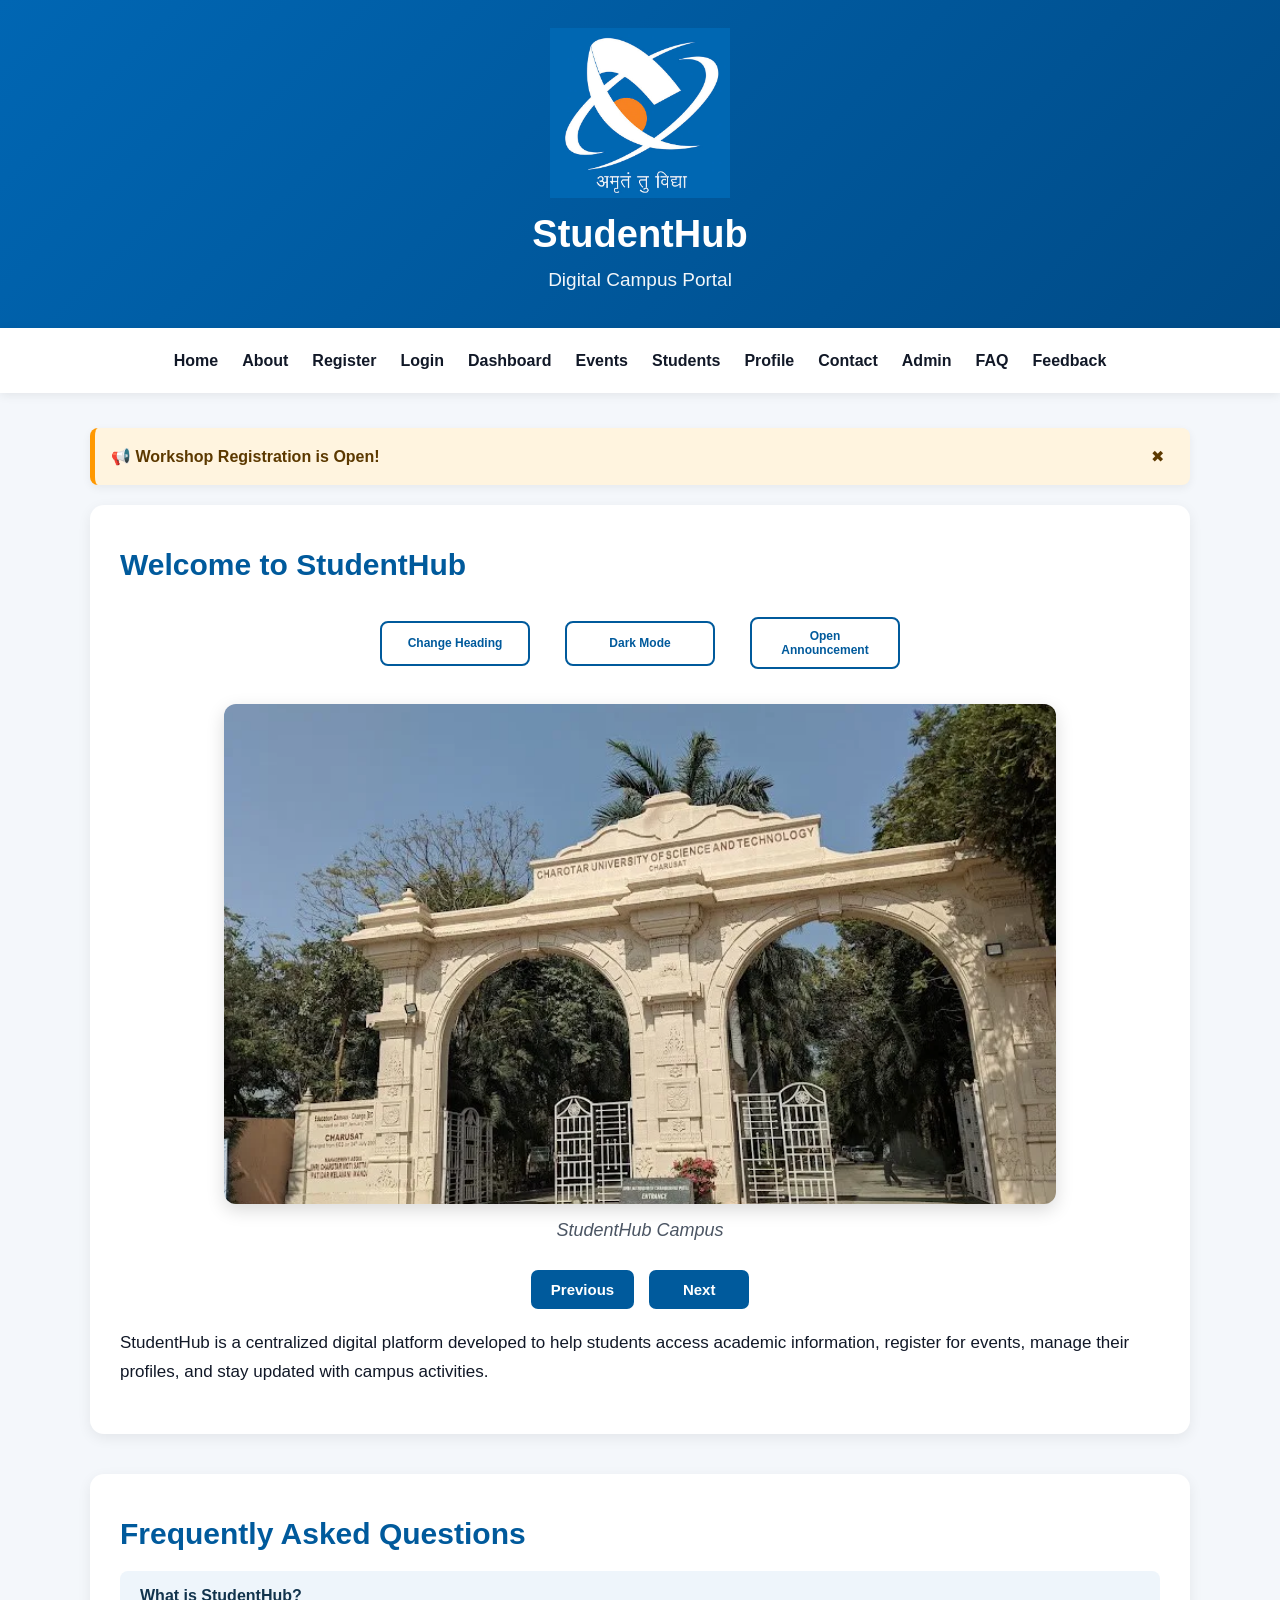
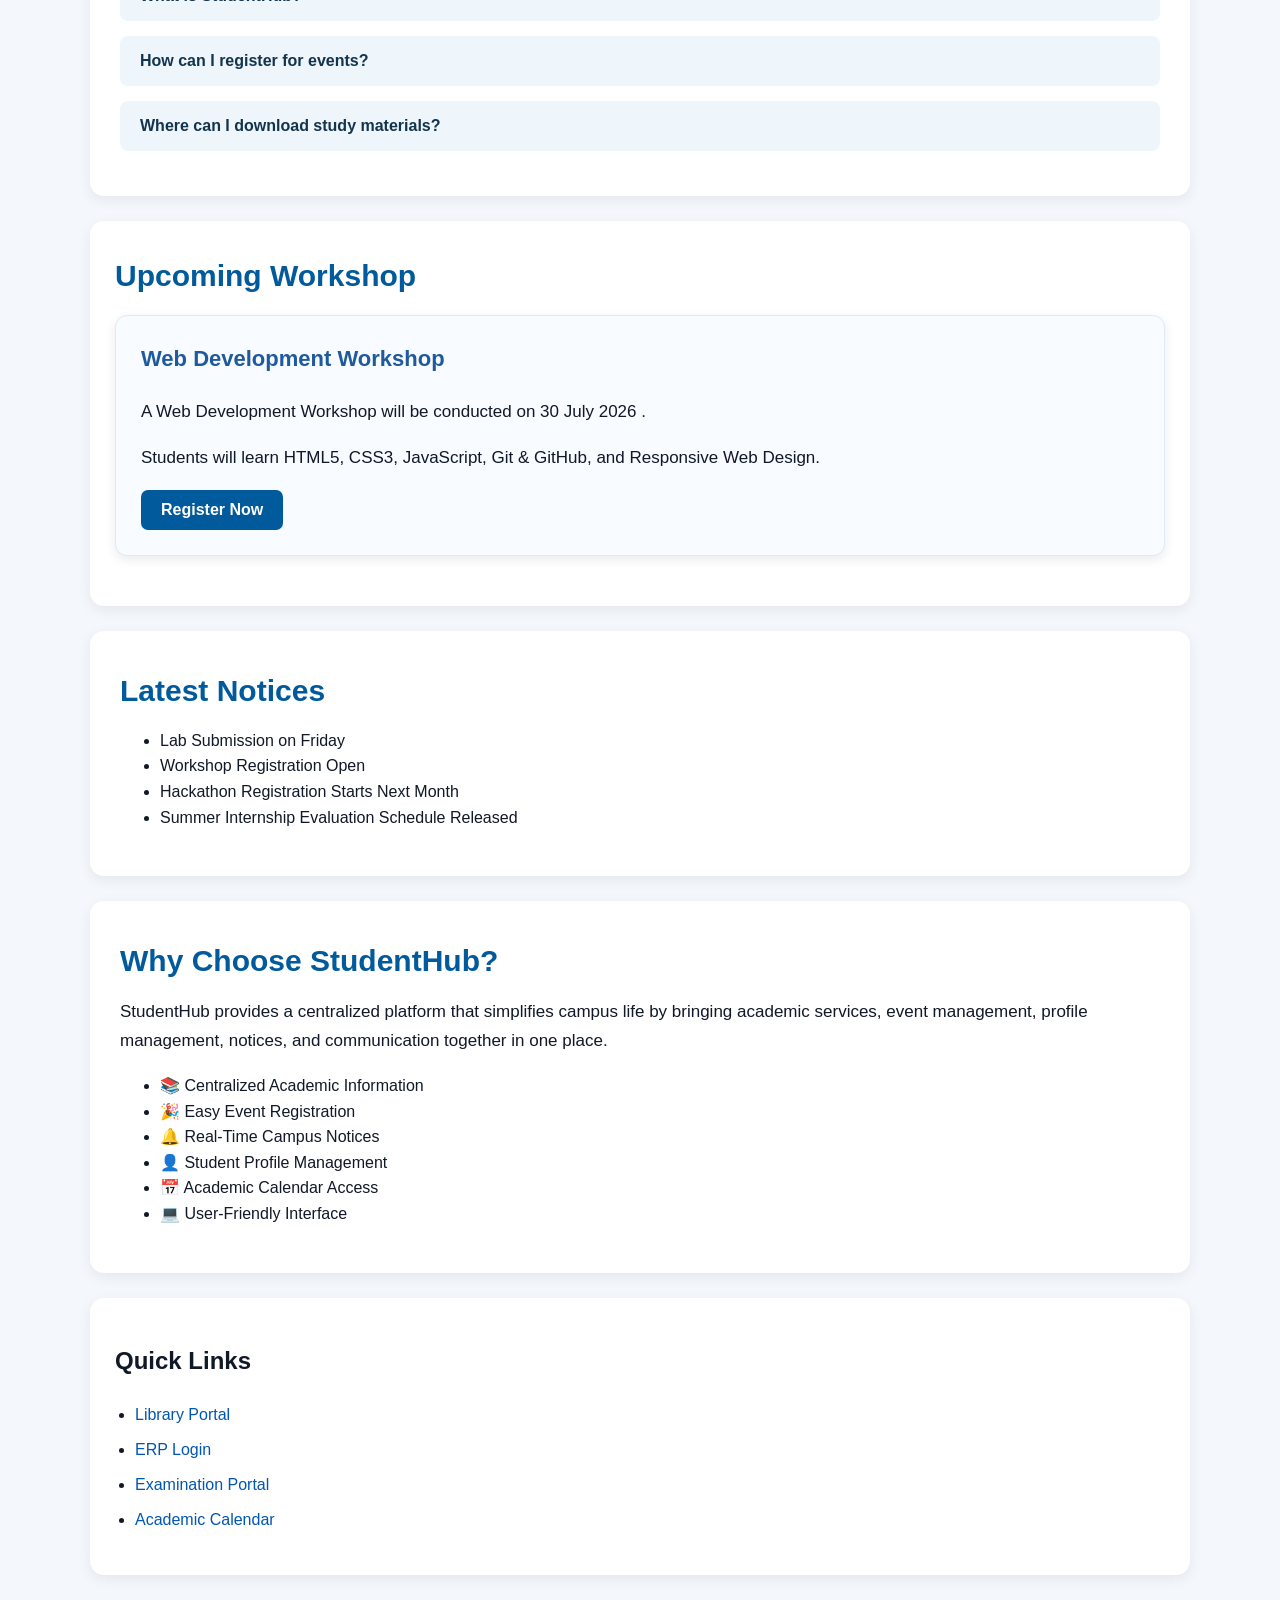
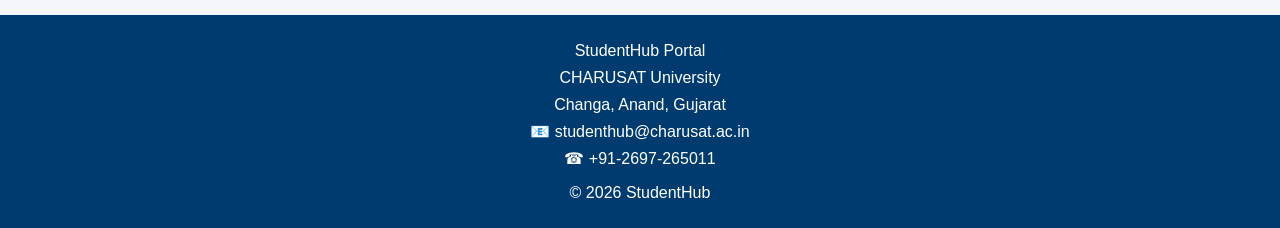
<file: pages/index.html>
<!DOCTYPE html>
<html lang="en">

<head>
    <meta charset="UTF-8">
    <meta name="viewport" content="width=device-width, initial-scale=1.0">

    <title>StudentHub - Home</title>

    <link rel="icon"
          type="image/png"
          href="../images/logo.png">

    <link rel="stylesheet"
          href="../css/style.css">
</head>

<body>

    <!-- =========================
         Header
         ========================= -->

    <header>

        <img src="../images/logo.png"
             alt="StudentHub Logo">

        <h1>StudentHub</h1>

        <p>Digital Campus Portal</p>

    </header>


    <!-- =========================
         Navigation
         ========================= -->

    <button id="menuBtn" aria-expanded="false" aria-controls="mainMenu">☰ Menu</button>

    <nav id="mainMenu">

        <ul>
            <li><a href="index.html">Home</a></li>
            <li><a href="about.html">About</a></li>
            <li><a href="register.html">Register</a></li>
            <li><a href="login.html">Login</a></li>
            <li><a href="dashboard.html">Dashboard</a></li>
            <li><a href="events.html">Events</a></li>
            <li><a href="student.html">Students</a></li>
            <li><a href="profile.html">Profile</a></li>
            <li><a href="contact.html">Contact</a></li>
            <li><a href="admin.html">Admin</a></li>
            <li><a href="faq.html">FAQ</a></li>
            <li><a href="feedback.html">Feedback</a></li>
        </ul>

    </nav>


    <!-- =========================
         Main Content
         ========================= -->

    <main>

        <!-- Notification -->

        <div id="notification">

            <span>📢 Workshop Registration is Open!</span>

            <button id="closeBtn" aria-label="Close notification">✖</button>

        </div>


        <!-- =========================
             Welcome Section
             ========================= -->

        <section>

            <h2 id="welcomeHeading">
                Welcome to StudentHub
            </h2>

            <div class="welcome-buttons">

                <button id="changeBtn">
                    Change Heading
                </button>

                <button id="themeBtn">
                    Dark Mode
                </button>

                <button id="openModalBtn">
                    Open Announcement
                </button>

            </div>


            <!-- Image Slider -->

            <figure>

                <img id="sliderImage"
                     src="../images/campus1.jpg"
                     alt="StudentHub Campus Name">

                <figcaption id="sliderCaption">
                    StudentHub Campus
                </figcaption>

            </figure>


            <div class="slider-buttons">

                <button id="previousBtn">
                    Previous
                </button>

                <button id="nextBtn">
                    Next
                </button>

            </div>


            <p>
                StudentHub is a centralized digital platform developed
                to help students access academic information, register
                for events, manage their profiles, and stay updated
                with campus activities.
            </p>

        </section>


        <!-- =========================
             FAQ Section
             ========================= -->

        <section id="faq">

            <h2>Frequently Asked Questions</h2>


            <div class="faq-item">

                <button id="faqBtn1">
                    What is StudentHub?
                </button>

                <div id="faqAnswer1">
                    StudentHub is a web portal where students can access
                    study materials, notices, events, internship updates,
                    and academic resources.
                </div>

            </div>


            <div class="faq-item">

                <button id="faqBtn2">
                    How can I register for events?
                </button>

                <div id="faqAnswer2">
                    Students can register through the Events page
                    by filling the registration form.
                </div>

            </div>


            <div class="faq-item">

                <button id="faqBtn3">
                    Where can I download study materials?
                </button>

                <div id="faqAnswer3">
                    Study materials are available in the Resources section.
                </div>

            </div>

        </section>


        <!-- =========================
             Upcoming Workshop
             ========================= -->

        <section id="workshop">

            <h2>Upcoming Workshop</h2>

            <article class="workshop-card">

                <h3>
                    Web Development Workshop
                </h3>

                <p>
                    A Web Development Workshop will be conducted on
                    <time datetime="2026-07-30">
                        30 July 2026
                    </time>.
                </p>

                <p>
                    Students will learn HTML5, CSS3, JavaScript,
                    Git &amp; GitHub, and Responsive Web Design.
                </p>

                <button id="registerBtn">
                    Register Now
                </button>

            </article>

        </section>


        <!-- =========================
             Latest Notices
             ========================= -->

        <section>

            <h2>Latest Notices</h2>

            <ul>

                <li>Lab Submission on Friday</li>

                <li>Workshop Registration Open</li>

                <li>Hackathon Registration Starts Next Month</li>

                <li>
                    Summer Internship Evaluation Schedule Released
                </li>

            </ul>

        </section>


        <!-- =========================
             Why Choose StudentHub
             ========================= -->

        <section>

            <h2>Why Choose StudentHub?</h2>

            <p>
                StudentHub provides a centralized platform that
                simplifies campus life by bringing academic services,
                event management, profile management, notices, and
                communication together in one place.
            </p>

            <ul>

                <li>📚 Centralized Academic Information</li>

                <li>🎉 Easy Event Registration</li>

                <li>🔔 Real-Time Campus Notices</li>

                <li>👤 Student Profile Management</li>

                <li>📅 Academic Calendar Access</li>

                <li>💻 User-Friendly Interface</li>

            </ul>

        </section>


        <!-- =========================
             Quick Links
             ========================= -->

        <aside>

            <h2>Quick Links</h2>

            <ul>

                <li>
                    <a href="#">Library Portal</a>
                </li>

                <li>
                    <a href="#">ERP Login</a>
                </li>

                <li>
                    <a href="#">Examination Portal</a>
                </li>

                <li>
                    <a href="#">Academic Calendar</a>
                </li>

            </ul>

        </aside>

    </main>


    <!-- =========================
         Announcement Modal
         ========================= -->

    <div id="announcementModal"
         class="modal"
         role="dialog"
         aria-modal="true"
         aria-labelledby="announcementTitle">

        <div class="modal-content">

            <button id="closeModal" type="button" aria-label="Close announcement">&times;</button>

            <h2 id="announcementTitle">
                📢 StudentHub Announcement
            </h2>

            <p>
                Welcome to StudentHub! The Web Development Workshop
                registration is now open. Register before the last
                date to secure your seat.
            </p>

        </div>

    </div>


    <!-- =========================
         Footer
         ========================= -->

    <footer>

        <address>

            StudentHub Portal<br>
            CHARUSAT University<br>
            Changa, Anand, Gujarat<br>
            📧 studenthub@charusat.ac.in<br>
            ☎ +91-2697-265011

        </address>

        <p>
            © 2026 StudentHub
        </p>

    </footer>


    <!-- JavaScript -->

    <script src="../js/script.js"></script>

</body>

</html>
</file>
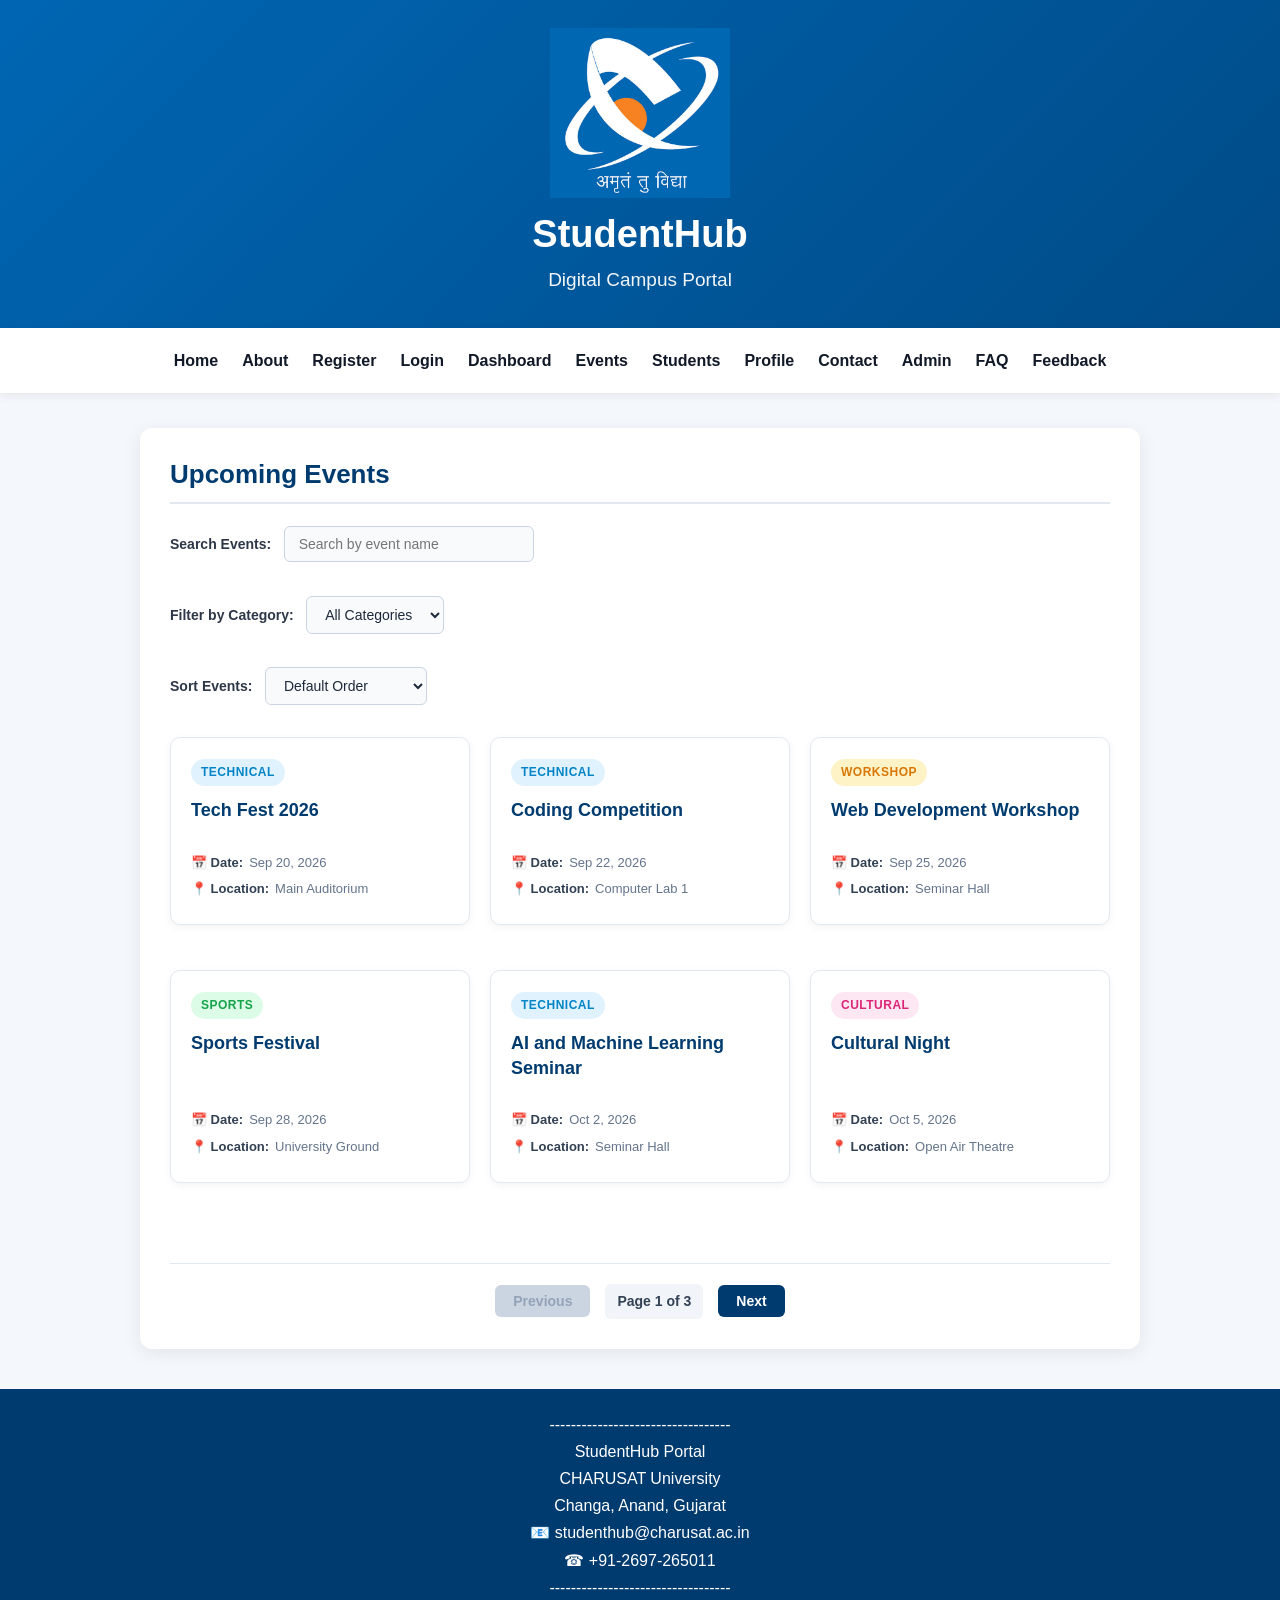
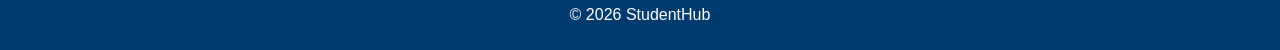
<file: pages/events.html>
<!DOCTYPE html>
<html lang="en">

<head>

    <!-- Meta Information -->
    <meta charset="UTF-8">

    <meta name="viewport"
          content="width=device-width, initial-scale=1.0">

    <!-- Page Title -->
    <title>StudentHub - Events</title>

    <!-- Favicon -->
    <link rel="icon"
          type="image/png"
          href="../images/logo.png">

    <!-- External CSS -->
    <link rel="stylesheet"
          href="../css/style.css">
    <link rel="stylesheet"
          href="../css/events.css">

</head>


<body>

    <!-- ========================= -->
    <!-- Header Section -->
    <!-- ========================= -->

    <header>

        <img src="../images/logo.png"
             alt="StudentHub Logo">

        <h1>StudentHub</h1>

        <p style="text-align: center;">
            Digital Campus Portal
        </p>

    </header>


    <!-- ========================= -->
    <!-- Navigation Menu -->
    <!-- ========================= -->

    <button id="menuBtn">☰ Menu</button>

    <nav id="mainMenu">

        <ul>

            <li><a href="index.html">Home</a></li>

            <li><a href="about.html">About</a></li>

            <li><a href="register.html">Register</a></li>

            <li><a href="login.html">Login</a></li>

            <li><a href="dashboard.html">Dashboard</a></li>

            <li><a href="events.html">Events</a></li>

            <li><a href="student.html">Students</a></li>

            <li><a href="profile.html">Profile</a></li>

            <li><a href="contact.html">Contact</a></li>

            <li><a href="admin.html">Admin</a></li>

            <li><a href="faq.html">FAQ</a></li>

            <li><a href="feedback.html">Feedback</a></li>

        </ul>

    </nav>


    <!-- ========================= -->
    <!-- Main Content -->
    <!-- ========================= -->

    <main>

        <!-- Practical 6 - JSON Events -->

        <section id="jsonEvents" class="events-section">

            <h2>Upcoming Events</h2>
            <label for="searchInput">Search Events:</label>

<input type="text"
       id="searchInput"
       placeholder="Search by event name">

       <br><br>

<label for="categoryFilter">
    Filter by Category:
</label>

<select id="categoryFilter">

    <option value="all">All Categories</option>

    <option value="Technical">Technical</option>

    <option value="Workshop">Workshop</option>

    <option value="Sports">Sports</option>

    <option value="Cultural">Cultural</option>

    <option value="Career">Career</option>

</select>

<br><br>

<label for="sortEvents">
    Sort Events:
</label>

<select id="sortEvents">

    <option value="default">Default Order</option>

    <option value="az">A to Z</option>

    <option value="za">Z to A</option>

    <option value="dateAsc">Earliest Date First</option>

    <option value="dateDesc">Latest Date First</option>

</select>

            <div id="loadingMessage">
                Loading events...
            </div>

            <div id="errorMessage"></div>

            <div id="eventList"></div>
            <br>

<div id="pagination">

    <button id="prevPage">
        Previous
    </button>

    <span id="pageNumber">
        Page 1
    </span>

    <button id="nextPage">
        Next
    </button>

</div>

        </section>

    </main>


    <!-- ========================= -->
    <!-- Footer -->
    <!-- ========================= -->

    <footer>

        <address>

            ----------------------------------

            <br>

            StudentHub Portal

            <br>

            CHARUSAT University

            <br>

            Changa, Anand, Gujarat

            <br>

            📧 studenthub@charusat.ac.in

            <br>

            ☎ +91-2697-265011

            <br>

            ----------------------------------

            <br>

            © 2026 StudentHub

        </address>

    </footer>


    <!-- JavaScript -->

    <script src="../js/script.js"></script>
    <script src="../js/events.js"></script>

</body>

</html>
</file>
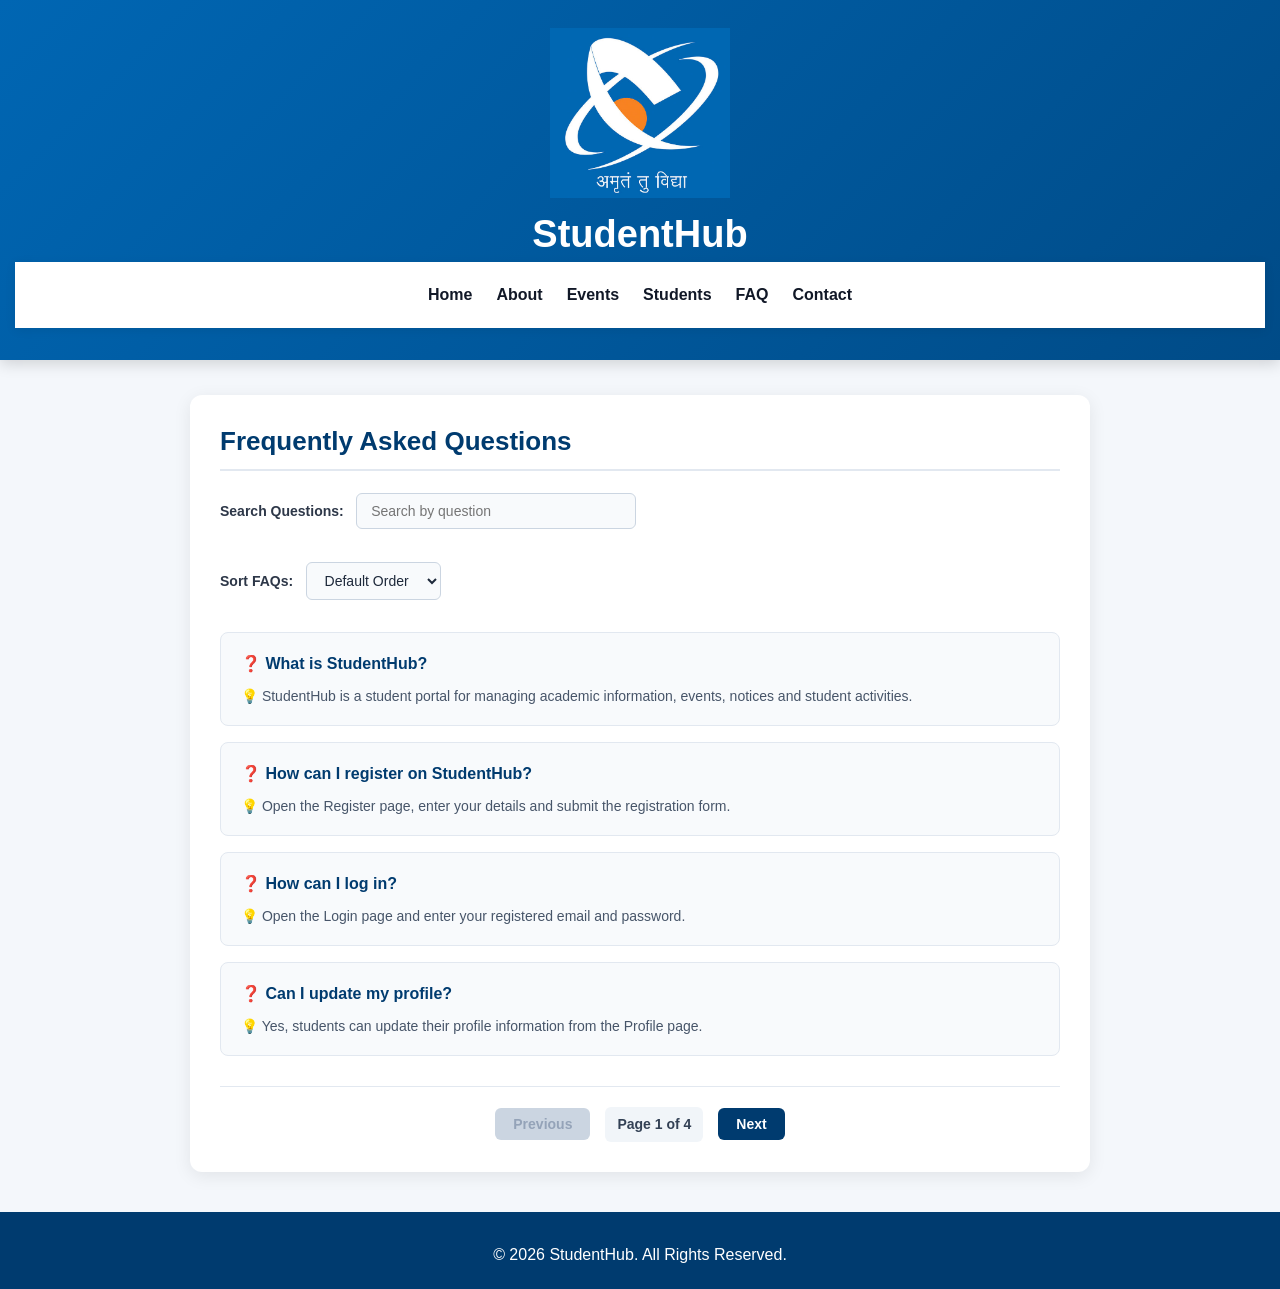
<file: pages/faq.html>
<!DOCTYPE html>
<html lang="en">

<head>

    <meta charset="UTF-8">

    <meta name="viewport"
          content="width=device-width, initial-scale=1.0">

    <title>StudentHub - FAQs</title>

    <link rel="icon"
          type="image/png"
          href="../images/logo.png">

    <link rel="stylesheet"
          href="../css/style.css">
    <link rel="stylesheet"
          href="../css/faq.css">

</head>


<body>

    <!-- Header -->

    <header>

        <div class="logo">

            <img src="../images/logo.png"
                 alt="StudentHub Logo">

            <h1>StudentHub</h1>

        </div>


        <nav>

            <a href="index.html">Home</a>
            <a href="about.html">About</a>
            <a href="events.html">Events</a>
            <a href="student.html">Students</a>
            <a href="faq.html">FAQ</a>
            <a href="contact.html">Contact</a>

        </nav>

    </header>


    <!-- FAQ Section -->

    <main>

        <section id="faqSection"
                 class="events-section">

            <h2>Frequently Asked Questions</h2>


            <!-- Search -->

            <label for="faqSearch">
                Search Questions:
            </label>

            <input type="text"
                   id="faqSearch"
                   placeholder="Search by question">


            <br><br>


            <!-- Sorting -->

            <label for="faqSort">
                Sort FAQs:
            </label>

            <select id="faqSort">

                <option value="default">
                    Default Order
                </option>

                <option value="az">
                    A to Z
                </option>

                <option value="za">
                    Z to A
                </option>

            </select>


            <!-- FAQ List -->

            <div id="faqList">
                Loading FAQs...
            </div>


            <!-- Pagination -->

            <div id="faqPagination">

                <button id="faqPrev">
                    Previous
                </button>

                <span id="faqPageNumber">
                    Page 1
                </span>

                <button id="faqNext">
                    Next
                </button>

            </div>

        </section>

    </main>


    <!-- Footer -->

    <footer>

        <p>
            © 2026 StudentHub. All Rights Reserved.
        </p>

    </footer>


    <script src="../js/script.js"></script>
    <script src="../js/faq.js"></script>

</body>

</html>
</file>
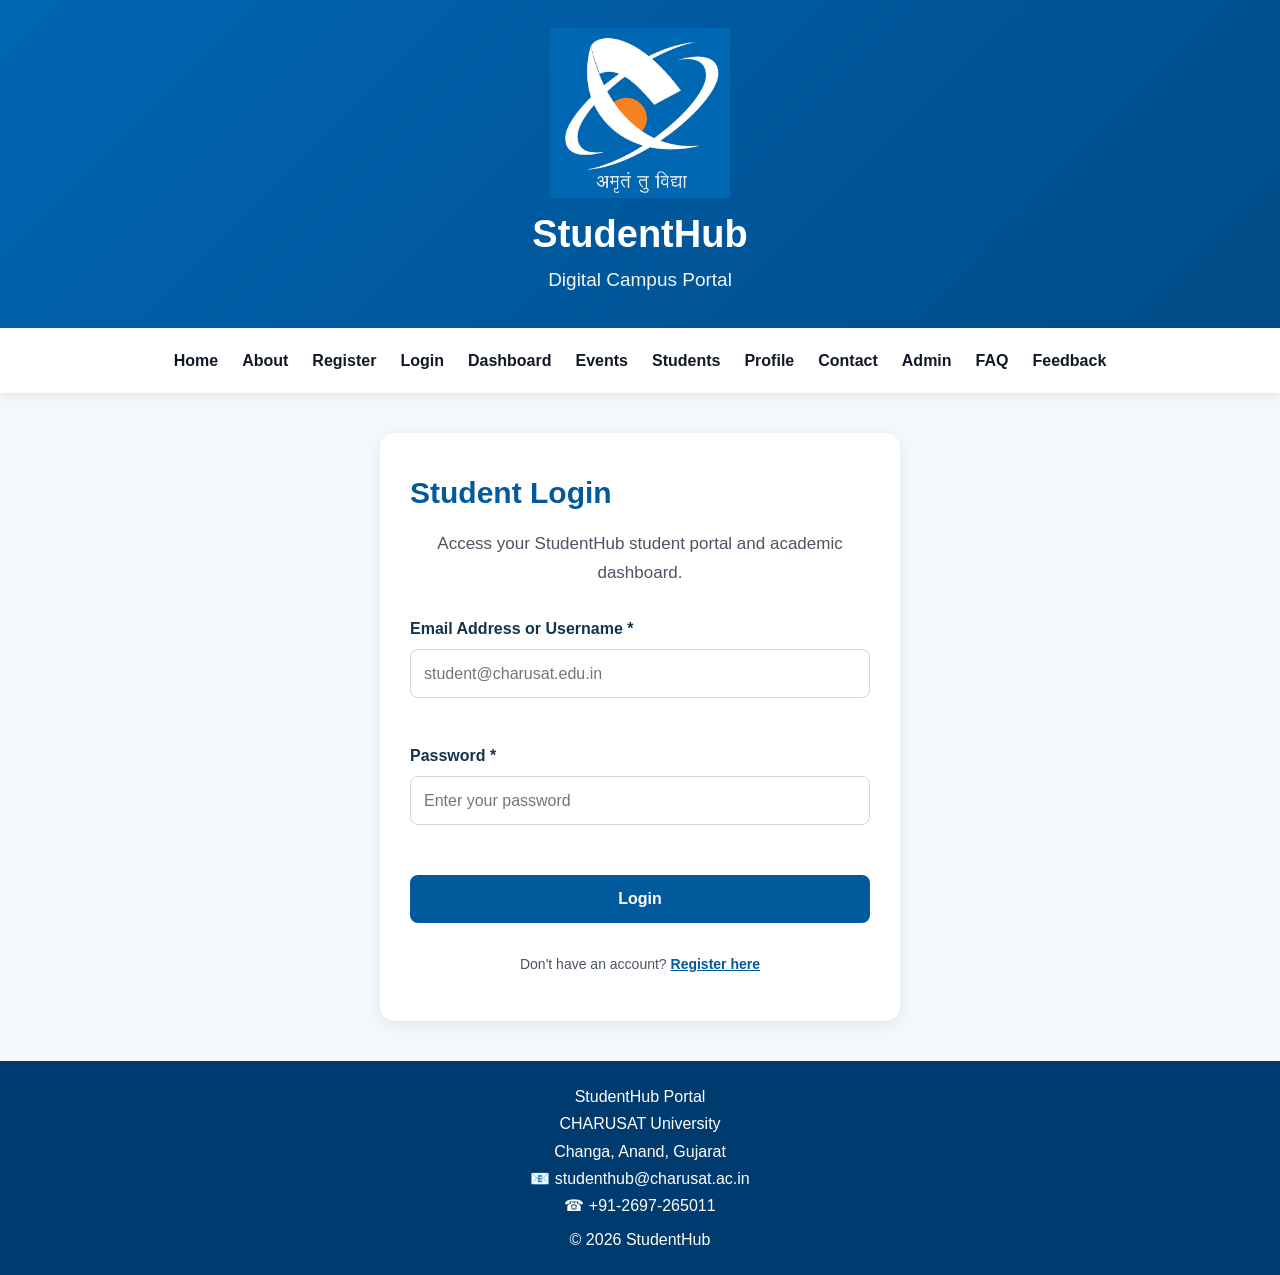
<file: pages/login.html>
<!DOCTYPE html>
<html lang="en">

<head>
    <meta charset="UTF-8">
    <meta name="viewport" content="width=device-width, initial-scale=1.0">

    <title>StudentHub - Student Login</title>

    <link rel="icon"
          type="image/png"
          href="../images/logo.png">

    <link rel="stylesheet"
          href="../css/style.css">

    <link rel="stylesheet"
          href="../css/login.css">
</head>

<body>

    <!-- =========================
         Header
         ========================= -->

    <header>

        <img src="../images/logo.png"
             alt="StudentHub Logo">

        <h1>StudentHub</h1>

        <p>Digital Campus Portal</p>

    </header>


    <!-- =========================
         Navigation
         ========================= -->

    <button id="menuBtn" aria-expanded="false" aria-controls="mainMenu">☰ Menu</button>

    <nav id="mainMenu">

        <ul>
            <li><a href="index.html">Home</a></li>
            <li><a href="about.html">About</a></li>
            <li><a href="register.html">Register</a></li>
            <li><a href="login.html" aria-current="page">Login</a></li>
            <li><a href="dashboard.html">Dashboard</a></li>
            <li><a href="events.html">Events</a></li>
            <li><a href="student.html">Students</a></li>
            <li><a href="profile.html">Profile</a></li>
            <li><a href="contact.html">Contact</a></li>
            <li><a href="admin.html">Admin</a></li>
            <li><a href="faq.html">FAQ</a></li>
            <li><a href="feedback.html">Feedback</a></li>
        </ul>

    </nav>


    <!-- =========================
         Main Content - Login
         ========================= -->

    <main>

        <section class="login-section" aria-labelledby="loginHeading">

            <h2 id="loginHeading">Student Login</h2>

            <p>Access your StudentHub student portal and academic dashboard.</p>

            <div id="loginSuccess" class="form-success" role="status" aria-live="polite" style="display:none;"></div>

            <form id="loginForm" novalidate>

                <div class="form-group">
                    <label for="loginEmail">
                        Email Address or Username
                        <span class="required" aria-hidden="true">*</span>
                    </label>

                    <input type="text"
                           id="loginEmail"
                           name="email"
                           required
                           placeholder="student@charusat.edu.in"
                           autocomplete="username">

                    <span id="loginEmailError"
                          class="form-error"
                          role="alert"
                          aria-live="polite"></span>
                </div>

                <div class="form-group">
                    <label for="loginPassword">
                        Password
                        <span class="required" aria-hidden="true">*</span>
                    </label>

                    <input type="password"
                           id="loginPassword"
                           name="password"
                           required
                           placeholder="Enter your password"
                           autocomplete="current-password">

                    <span id="loginPasswordError"
                          class="form-error"
                          role="alert"
                          aria-live="polite"></span>
                </div>

                <button type="submit"
                        class="login-submit"
                        id="loginSubmitBtn">
                    Login
                </button>

                <p class="login-footer-text">
                    Don't have an account? <a href="register.html">Register here</a>
                </p>

            </form>

        </section>

    </main>


    <!-- =========================
         Footer
         ========================= -->

    <footer>

        <address>

            StudentHub Portal<br>
            CHARUSAT University<br>
            Changa, Anand, Gujarat<br>
            📧 studenthub@charusat.ac.in<br>
            ☎ +91-2697-265011

        </address>

        <p>
            © 2026 StudentHub
        </p>

    </footer>


    <!-- JavaScript -->
    <script src="../js/script.js"></script>
    <script src="../js/login.js"></script>

</body>

</html>
</file>
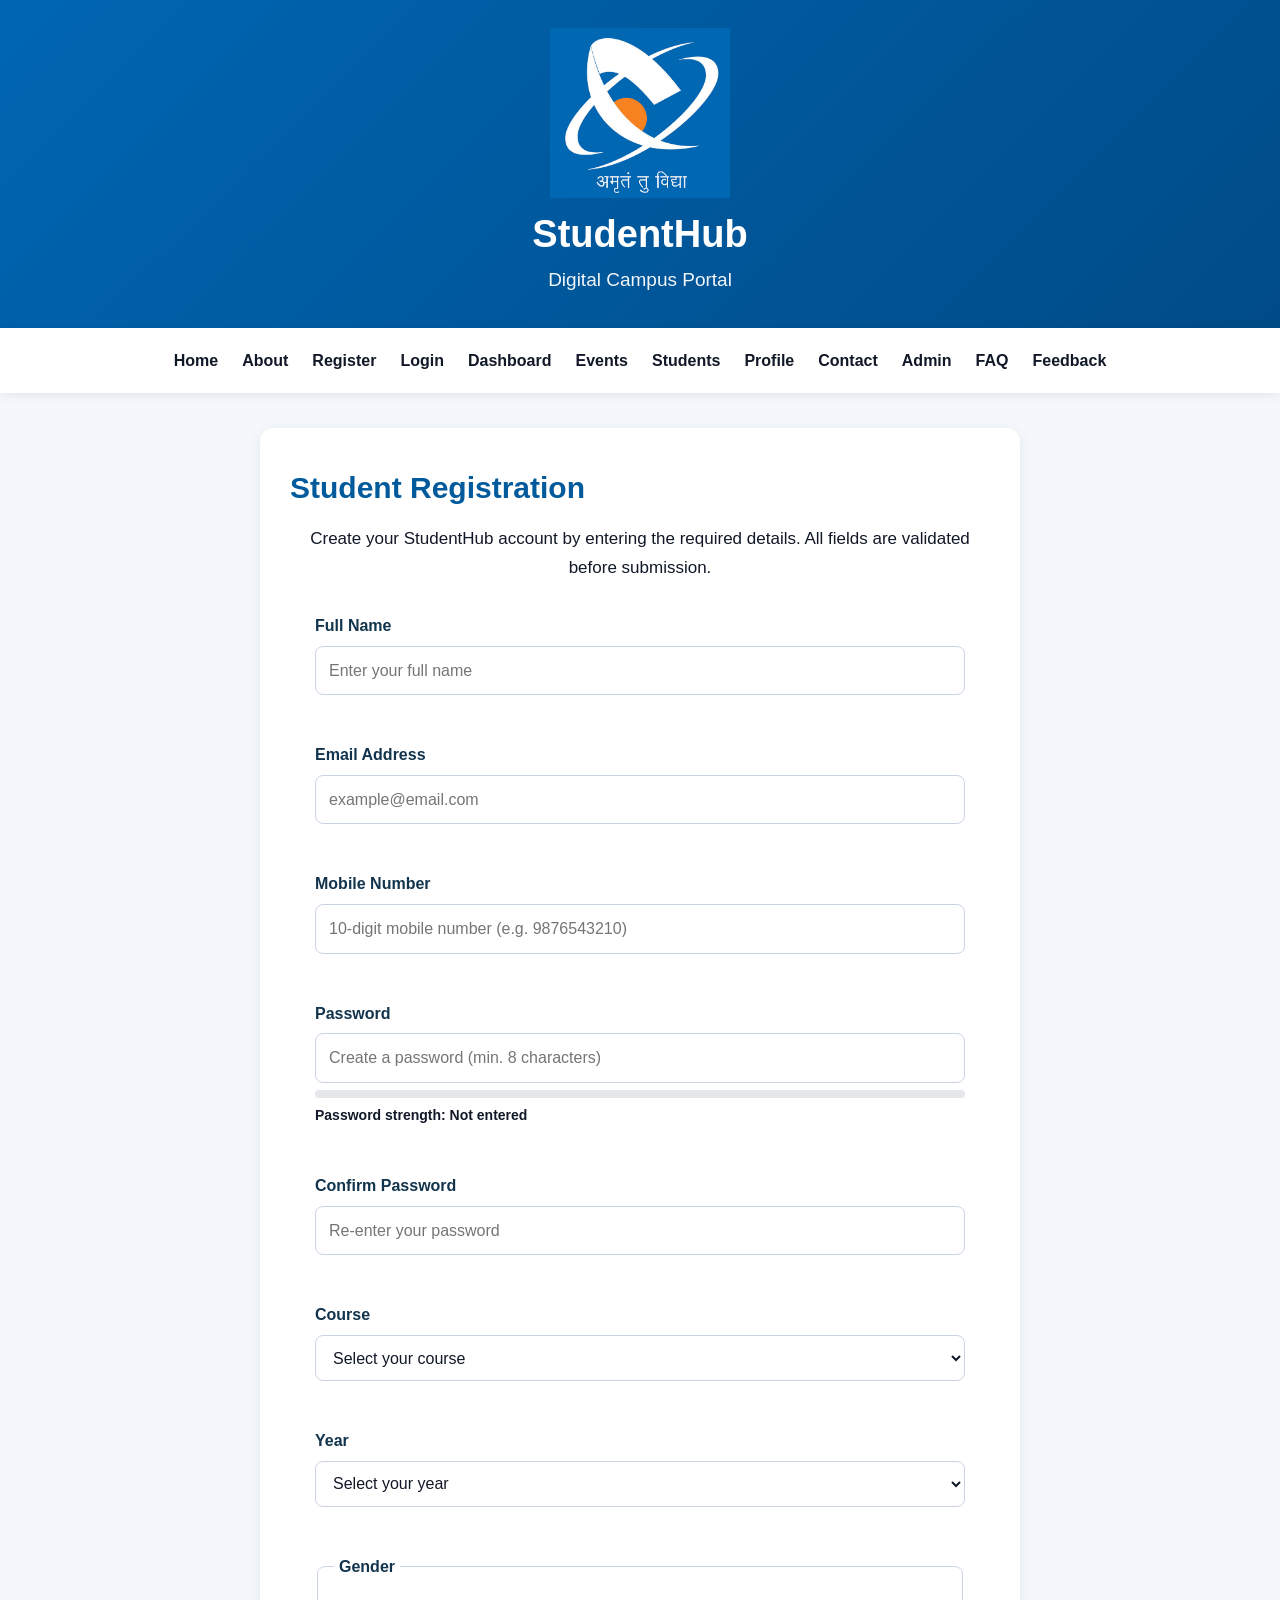
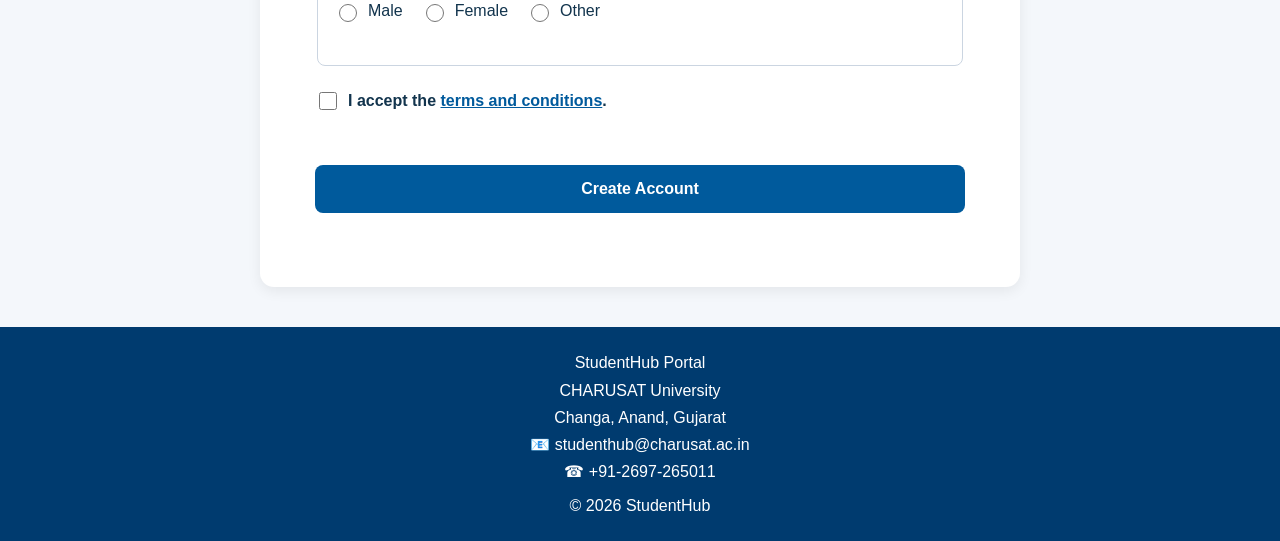
<file: pages/register.html>
<!DOCTYPE html>
<html lang="en">

<head>
    <meta charset="UTF-8">
    <meta name="viewport" content="width=device-width, initial-scale=1.0">

    <title>StudentHub - Student Registration</title>

    <link rel="icon"
          type="image/png"
          href="../images/logo.png">

    <link rel="stylesheet"
          href="../css/style.css">

    <link rel="stylesheet"
          href="../css/register.css">
</head>

<body>

    <!-- =========================
         Header
         ========================= -->

    <header>

        <img src="../images/logo.png"
             alt="StudentHub Logo">

        <h1>StudentHub</h1>

        <p>Digital Campus Portal</p>

    </header>


    <!-- =========================
         Navigation
         ========================= -->

    <button id="menuBtn" aria-expanded="false" aria-controls="mainMenu">☰ Menu</button>

    <nav id="mainMenu">

        <ul>
            <li><a href="index.html">Home</a></li>
            <li><a href="about.html">About</a></li>
            <li><a href="register.html" aria-current="page">Register</a></li>
            <li><a href="login.html">Login</a></li>
            <li><a href="dashboard.html">Dashboard</a></li>
            <li><a href="events.html">Events</a></li>
            <li><a href="student.html">Students</a></li>
            <li><a href="profile.html">Profile</a></li>
            <li><a href="contact.html">Contact</a></li>
            <li><a href="admin.html">Admin</a></li>
            <li><a href="faq.html">FAQ</a></li>
            <li><a href="feedback.html">Feedback</a></li>
        </ul>

    </nav>


    <!-- =========================
         Main Content
         ========================= -->

    <main>

        <section class="registration-section" aria-labelledby="registrationTitle">

            <h2 id="registrationTitle">Student Registration</h2>

            <p>
                Create your StudentHub account by entering the required details.
                All fields are validated before submission.
            </p>

            <form id="registrationForm"
                  action="../php/process_registration.php"
                  method="post"
                  novalidate>

                <!-- Full Name -->
                <div class="form-group">
                    <label for="studentName">Full Name</label>
                    <input
                        type="text"
                        id="studentName"
                        name="studentName"
                        autocomplete="name"
                        placeholder="Enter your full name"
                        required>
                    <small class="form-error" id="studentNameError" aria-live="polite"></small>
                </div>

                <!-- Email Address -->
                <div class="form-group">
                    <label for="studentEmail">Email Address</label>
                    <input
                        type="email"
                        id="studentEmail"
                        name="studentEmail"
                        autocomplete="email"
                        placeholder="example@email.com"
                        required>
                    <small class="form-error" id="studentEmailError" aria-live="polite"></small>
                </div>

                <!-- Mobile Number -->
                <div class="form-group">
                    <label for="studentMobile">Mobile Number</label>
                    <input
                        type="tel"
                        id="studentMobile"
                        name="studentMobile"
                        inputmode="numeric"
                        autocomplete="tel"
                        maxlength="10"
                        placeholder="10-digit mobile number (e.g. 9876543210)"
                        required>
                    <small class="form-error" id="studentMobileError" aria-live="polite"></small>
                </div>

                <!-- Password -->
                <div class="form-group">
                    <label for="studentPassword">Password</label>
                    <input
                        type="password"
                        id="studentPassword"
                        name="studentPassword"
                        autocomplete="new-password"
                        placeholder="Create a password (min. 8 characters)"
                        required
                        aria-describedby="passwordStrength studentPasswordError">

                    <div class="password-strength" aria-live="polite">
                        <div class="strength-track">
                            <div id="passwordStrengthBar" class="strength-bar"></div>
                        </div>
                        <span id="passwordStrength">Password strength: Not entered</span>
                    </div>

                    <small class="form-error" id="studentPasswordError" aria-live="polite"></small>
                </div>

                <!-- Confirm Password -->
                <div class="form-group">
                    <label for="confirmPassword">Confirm Password</label>
                    <input
                        type="password"
                        id="confirmPassword"
                        name="confirmPassword"
                        autocomplete="new-password"
                        placeholder="Re-enter your password"
                        required>
                    <small class="form-error" id="confirmPasswordError" aria-live="polite"></small>
                </div>

                <!-- Course -->
                <div class="form-group">
                    <label for="course">Course</label>
                    <select id="course" name="course" required>
                        <option value="">Select your course</option>
                        <option value="B.Tech">B.Tech</option>
                        <option value="BCA">BCA</option>
                        <option value="BBA">BBA</option>
                        <option value="MCA">MCA</option>
                        <option value="M.Tech">M.Tech</option>
                    </select>
                    <small class="form-error" id="courseError" aria-live="polite"></small>
                </div>

                <!-- Year -->
                <div class="form-group">
                    <label for="year">Year</label>
                    <select id="year" name="year" required>
                        <option value="">Select your year</option>
                        <option value="1">1st Year</option>
                        <option value="2">2nd Year</option>
                        <option value="3">3rd Year</option>
                        <option value="4">4th Year</option>
                    </select>
                    <small class="form-error" id="yearError" aria-live="polite"></small>
                </div>

                <!-- Gender -->
                <fieldset class="form-group gender-group">
                    <legend>Gender</legend>

                    <div class="radio-options">
                        <label>
                            <input type="radio" name="gender" value="Male">
                            Male
                        </label>

                        <label>
                            <input type="radio" name="gender" value="Female">
                            Female
                        </label>

                        <label>
                            <input type="radio" name="gender" value="Other">
                            Other
                        </label>
                    </div>

                    <small class="form-error" id="genderError" aria-live="polite"></small>
                </fieldset>

                <!-- Terms -->
                <div class="form-group terms-group">
                    <label class="checkbox-label" for="terms">
                        <input
                            type="checkbox"
                            id="terms"
                            name="terms"
                            required>
                        <span>
                            I accept the
                            <a href="#" onclick="return false;">terms and conditions</a>.
                        </span>
                    </label>

                    <small class="form-error" id="termsError" aria-live="polite"></small>
                </div>

                <!-- Submit Button -->
                <button type="submit" class="registration-submit" id="submitBtn">
                    Create Account
                </button>

                <!-- Status Feedback -->
                <p id="formSuccess"
                   class="form-success"
                   role="status"
                   aria-live="polite"></p>

            </form>

        </section>

    </main>


    <!-- =========================
         Footer
         ========================= -->

    <footer>

        <address>

            StudentHub Portal<br>
            CHARUSAT University<br>
            Changa, Anand, Gujarat<br>
            📧 studenthub@charusat.ac.in<br>
            ☎ +91-2697-265011

        </address>

        <p>
            © 2026 StudentHub
        </p>

    </footer>


    <!-- JavaScript -->
    <script src="../js/script.js"></script>
    <script src="../js/register.js"></script>

</body>

</html>
</file>
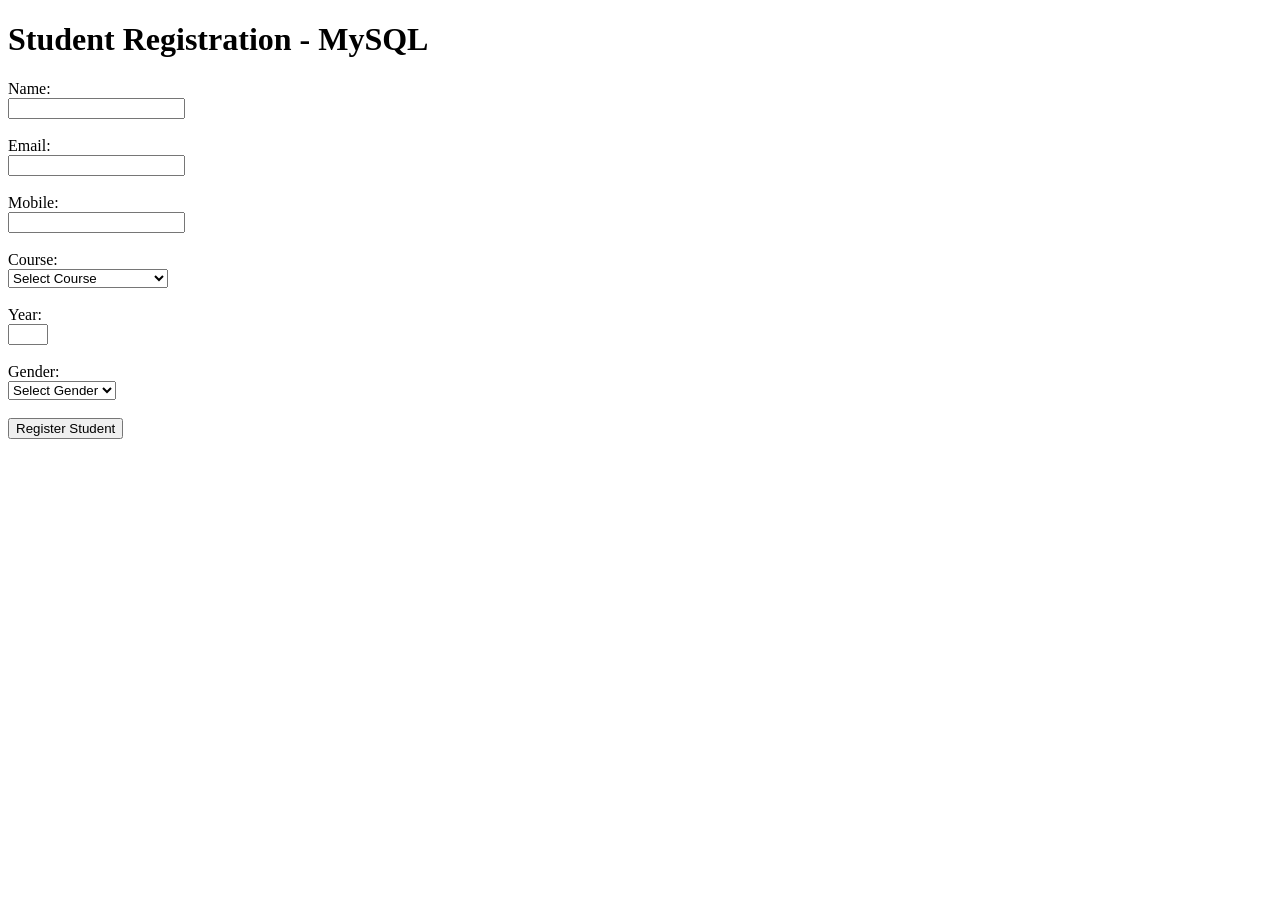
<file: pages/register_db.html>
<!DOCTYPE html>
<html lang="en">

<head>
    <meta charset="UTF-8">
    <meta name="viewport" content="width=device-width, initial-scale=1.0">

    <title>StudentHub - Database Registration</title>
</head>

<body>

    <h1>Student Registration - MySQL</h1>

    <form action="../php/process_registration_db.php" method="POST">

        <label>Name:</label><br>
        <input type="text" name="name" required>
        <br><br>

        <label>Email:</label><br>
        <input type="email" name="email" required>
        <br><br>

        <label>Mobile:</label><br>
        <input type="text" name="mobile" required>
        <br><br>

        <label>Course:</label><br>

        <select name="course_id" required>

            <option value="">Select Course</option>

            <option value="1">Information Technology</option>
            <option value="2">Computer Science</option>
            <option value="3">Computer Engineering</option>

        </select>

        <br><br>

        <label>Year:</label><br>
        <input type="number" name="year" min="1" max="4" required>
        <br><br>

        <label>Gender:</label><br>

        <select name="gender" required>

            <option value="">Select Gender</option>
            <option value="Male">Male</option>
            <option value="Female">Female</option>
            <option value="Other">Other</option>

        </select>

        <br><br>

        <button type="submit">Register Student</button>

    </form>

</body>

</html>
</file>
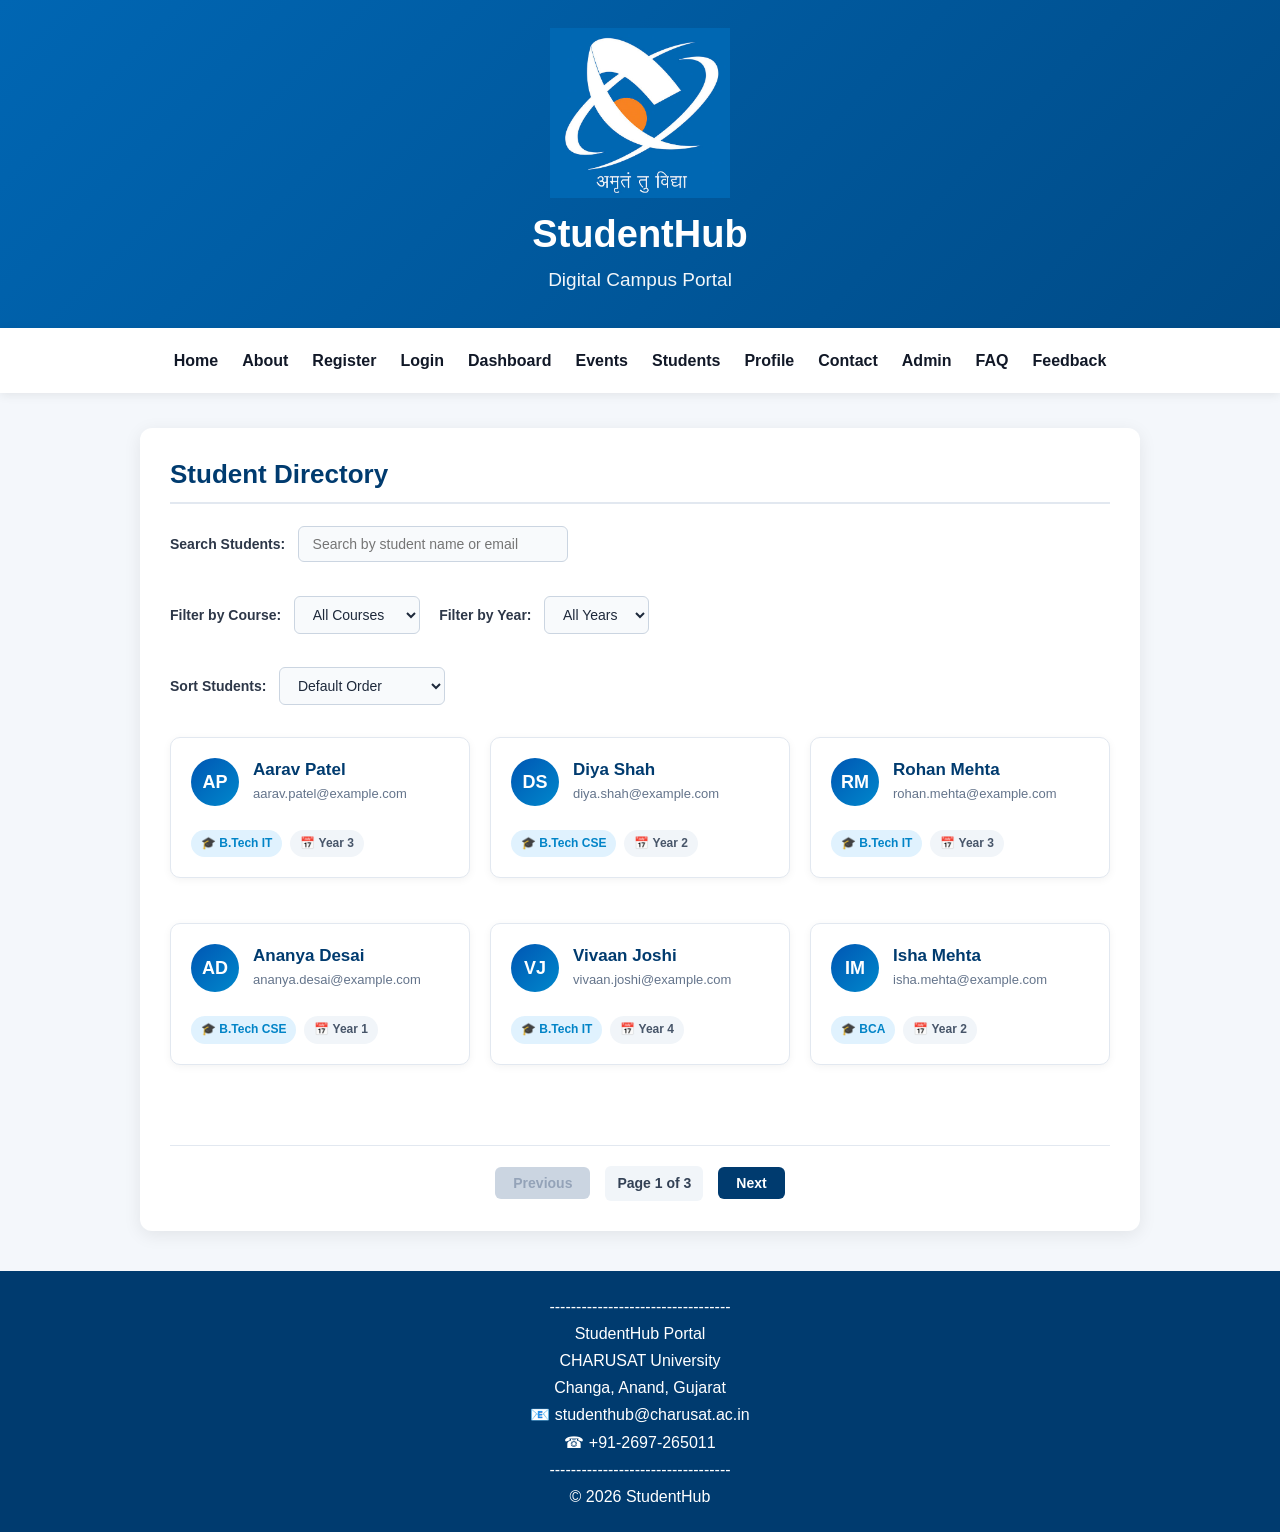
<file: pages/student.html>
<!DOCTYPE html>
<html lang="en">

<head>

    <!-- Meta Information -->
    <meta charset="UTF-8">
    <meta name="viewport"
          content="width=device-width, initial-scale=1.0">

    <!-- Page Title -->
    <title>StudentHub - Student Directory</title>

    <!-- Favicon -->
    <link rel="icon"
          type="image/png"
          href="../images/logo.png">

    <!-- External CSS -->
    <link rel="stylesheet"
          href="../css/style.css">
    <link rel="stylesheet"
          href="../css/student.css">

</head>


<body>

    <!-- ========================= -->
    <!-- Header Section -->
    <!-- ========================= -->

    <header>

        <img src="../images/logo.png"
             alt="StudentHub Logo">

        <h1>StudentHub</h1>

        <p style="text-align: center;">
            Digital Campus Portal
        </p>

    </header>


    <!-- ========================= -->
    <!-- Navigation Menu -->
    <!-- ========================= -->

    <button id="menuBtn">☰ Menu</button>

    <nav id="mainMenu">

        <ul>

            <li><a href="index.html">Home</a></li>

            <li><a href="about.html">About</a></li>

            <li><a href="register.html">Register</a></li>

            <li><a href="login.html">Login</a></li>

            <li><a href="dashboard.html">Dashboard</a></li>

            <li><a href="events.html">Events</a></li>

            <li><a href="student.html">Students</a></li>

            <li><a href="profile.html">Profile</a></li>

            <li><a href="contact.html">Contact</a></li>

            <li><a href="admin.html">Admin</a></li>

            <li><a href="faq.html">FAQ</a></li>

            <li><a href="feedback.html">Feedback</a></li>

        </ul>

    </nav>


    <!-- ========================= -->
    <!-- Main Content -->
    <!-- ========================= -->

    <main>

        <!-- Practical 6 - JSON Students Directory -->

        <section id="studentSection" class="events-section">

            <h2>Student Directory</h2>

            <!-- Search -->
            <label for="studentSearch">Search Students:</label>
            <input type="text"
                   id="studentSearch"
                   placeholder="Search by student name or email">

            <br><br>

            <!-- Course Filter -->
            <label for="courseFilter">
                Filter by Course:
            </label>
            <select id="courseFilter">
                <option value="all">All Courses</option>
                <option value="B.Tech IT">B.Tech IT</option>
                <option value="B.Tech CSE">B.Tech CSE</option>
                <option value="BCA">BCA</option>
            </select>

            <!-- Year Filter -->
            <label for="yearFilter">
                Filter by Year:
            </label>
            <select id="yearFilter">
                <option value="all">All Years</option>
                <option value="1">Year 1</option>
                <option value="2">Year 2</option>
                <option value="3">Year 3</option>
                <option value="4">Year 4</option>
            </select>

            <br><br>

            <!-- Sort -->
            <label for="studentSort">
                Sort Students:
            </label>
            <select id="studentSort">
                <option value="default">Default Order</option>
                <option value="nameAsc">Name (A to Z)</option>
                <option value="nameDesc">Name (Z to A)</option>
                <option value="yearAsc">Year (Ascending)</option>
                <option value="yearDesc">Year (Descending)</option>
            </select>

            <!-- Loading & Error Messages -->
            <div id="studentLoading">
                Loading students...
            </div>

            <div id="studentError"></div>

            <!-- Student Cards List -->
            <div id="studentList"></div>

            <br>

            <!-- Pagination -->
            <div id="studentPagination">
                <button id="studentPrev">
                    Previous
                </button>
                <span id="studentPageNumber">
                    Page 1
                </span>
                <button id="studentNext">
                    Next
                </button>
            </div>

        </section>

    </main>


    <!-- ========================= -->
    <!-- Footer -->
    <!-- ========================= -->

    <footer>

        <address>

            ----------------------------------

            <br>

            StudentHub Portal

            <br>

            CHARUSAT University

            <br>

            Changa, Anand, Gujarat

            <br>

            📧 studenthub@charusat.ac.in

            <br>

            ☎ +91-2697-265011

            <br>

            ----------------------------------

            <br>

            © 2026 StudentHub

        </address>

    </footer>


    <!-- JavaScript -->

    <script src="../js/script.js"></script>
    <script src="../js/student.js"></script>

</body>

</html>
</file>
<file: css/style.css>
/* =========================================================
   StudentHub - Main Stylesheet
   ========================================================= */

/* =========================
   Reset & Base
   ========================= */

*,
*::before,
*::after {
    box-sizing: border-box;
}

html {
    scroll-behavior: smooth;
}

html,
body {
    width: 100%;
    max-width: 100%;
    overflow-x: hidden;
}

body {
    margin: 0;
    background: #f4f7fb;
    color: #111827;
    font-family: Arial, Helvetica, sans-serif;
    line-height: 1.6;
    transition:
        background-color 0.3s ease,
        color 0.3s ease;
}

button,
a {
    -webkit-tap-highlight-color: transparent;
}

button {
    font-family: inherit;
}

/* =========================
   Header
   ========================= */

header {
    padding: 28px 15px 32px;
    background: linear-gradient(135deg, #0066b3, #004b87);
    color: white;
    text-align: center;
    box-shadow: 0 4px 14px rgba(0, 0, 0, 0.15);
}

header img {
    display: block;
    width: 180px;
    max-width: 35vw;
    height: auto;
    margin: 0 auto 14px;
    transition: transform 0.3s ease;
}

header img:hover {
    transform: scale(1.04);
}

header h1 {
    margin: 5px 0;
    font-size: clamp(28px, 3vw, 38px);
    line-height: 1.2;
}

header p {
    margin: 8px 0 0;
    font-size: clamp(15px, 1.5vw, 19px);
    opacity: 0.95;
}

/* =========================
   Navigation
   ========================= */

nav {
    display: flex;
    justify-content: center;
    align-items: center;
    flex-wrap: wrap;
    gap: 4px;
    padding: 12px 10px;
    background: white;
    box-shadow: 0 2px 10px rgba(0, 0, 0, 0.08);
    position: relative;
    z-index: 50;
}

nav ul {
    display: flex;
    justify-content: center;
    align-items: center;
    flex-wrap: wrap;
    gap: 4px;
    margin: 0;
    padding: 0;
    list-style: none;
}

nav li {
    display: inline;
}

nav a {
    display: inline-block;
    padding: 8px 10px;
    color: #111827;
    text-decoration: none;
    font-weight: bold;
    white-space: nowrap;
    border-radius: 6px;
    transition:
        color 0.25s ease,
        background-color 0.25s ease,
        transform 0.25s ease;
}

nav a:hover {
    color: #005a9c;
    background: #eaf4ff;
    transform: translateY(-1px);
}

nav a:active {
    transform: translateY(0);
}

/* =========================
   Mobile Menu Button
   ========================= */

#menuBtn {
    display: none;
    width: 100%;
    padding: 14px;
    border: none;
    background: #005a9c;
    color: white;
    font-size: 18px;
    font-weight: bold;
    cursor: pointer;
    transition:
        background-color 0.25s ease,
        transform 0.2s ease;
}

#menuBtn:hover {
    background: #004b87;
}

#menuBtn:active {
    transform: scale(0.99);
}

/* =========================
   Main
   ========================= */

main {
    width: 92%;
    max-width: 1100px;
    margin: 35px auto;
}

/* =========================
   Sections / Cards
   ========================= */

section,
article,
aside {
    margin-bottom: 25px;
    padding: 25px;
    background: white;
    border-radius: 14px;
    box-shadow: 0 4px 14px rgba(0, 0, 0, 0.07);
    transition:
        background-color 0.3s ease,
        color 0.3s ease,
        box-shadow 0.3s ease,
        transform 0.3s ease;
}

section {
    padding: 30px;
}

section h2 {
    margin: 10px 0 18px;
    color: #005a9c;
    font-size: clamp(24px, 2.5vw, 30px);
    line-height: 1.3;
}

section p,
article p {
    line-height: 1.7;
}

section p {
    font-size: clamp(15px, 1.4vw, 17px);
}

article h3,
aside h3 {
    margin-top: 0;
    color: #005a9c;
    font-size: 22px;
}

aside ul {
    padding-left: 20px;
}

aside li {
    margin-bottom: 8px;
    line-height: 1.7;
}

/* =========================
   Notification
   ========================= */

#notification {
    display: flex;
    align-items: center;
    justify-content: space-between;
    gap: 12px;

    margin-bottom: 20px;
    padding: 14px 16px;

    background: #fff4df;
    color: #5c3900;

    border-left: 5px solid #ff9800;
    border-radius: 8px;

    font-weight: bold;

    box-shadow: 0 3px 10px rgba(0, 0, 0, 0.06);

    animation: notificationSlide 0.5s ease;
}

#notification span {
    overflow-wrap: anywhere;
}

#closeBtn {
    flex-shrink: 0;

    padding: 5px 10px;

    border: none;
    border-radius: 5px;

    background: transparent;
    color: #5c3900;

    font-size: 16px;
    cursor: pointer;

    transition:
        background-color 0.2s ease,
        color 0.2s ease,
        transform 0.2s ease;
}

#closeBtn:hover {
    background: rgba(255, 152, 0, 0.15);
    color: #d32f2f;
    transform: scale(1.08);
}

@keyframes notificationSlide {
    from {
        opacity: 0;
        transform: translateY(-12px);
    }

    to {
        opacity: 1;
        transform: translateY(0);
    }
}

/* =========================
   General Interactive Buttons
   ========================= */

#themeBtn,
#changeBtn,
#openModalBtn {
    width: 150px;
    min-height: 45px;

    margin: 5px;
    padding: 10px 15px;

    border: 2px solid #005a9c;
    border-radius: 8px;

    background: white;
    color: #005a9c;

    font-size: 12px;
    font-weight: bold;

    cursor: pointer;

    transition:
        background-color 0.25s ease,
        color 0.25s ease,
        border-color 0.25s ease,
        transform 0.2s ease,
        box-shadow 0.25s ease;
}

/* Position only the three welcome buttons */
.welcome-buttons {
    display: flex;
    justify-content: center;
    align-items: center;
    gap: 25px;
    margin: 28px auto 30px;
    flex-wrap: wrap;
}

#themeBtn:hover,
#changeBtn:hover,
#openModalBtn:hover {
    background: #005a9c;
    color: white;
    transform: translateY(-2px);
    box-shadow: 0 5px 12px rgba(0, 90, 156, 0.25);
}

#themeBtn:active,
#changeBtn:active,
#openModalBtn:active {
    transform: translateY(0);
}

/* =========================
   Image Slider
   ========================= */

figure {
    width: 80%;
    max-width: 1000px;
    margin: 25px auto;
    text-align: center;
}

#sliderImage {
    display: block;
    width: 100%;
    height: 500px;
    object-fit: cover;

    border-radius: 12px;

    box-shadow: 0 6px 18px rgba(0, 0, 0, 0.15);

    transition:
        opacity 0.35s ease,
        transform 0.35s ease,
        box-shadow 0.3s ease;
}

#sliderImage:hover {
    transform: scale(1.01);
    box-shadow: 0 8px 22px rgba(0, 0, 0, 0.2);
}

figure figcaption {
    margin-top: 12px;
    color: #4b5563;
    font-size: 18px;
    font-style: italic;
}

.slider-buttons {
    display: flex;
    justify-content: center;
    gap: 15px;

    margin-top: 18px;
    margin-bottom: 20px;
}

.slider-buttons button,
.workshop-card button {
    padding: 11px 20px;

    border: none;
    border-radius: 7px;

    background: #005a9c;
    color: white;

    font-size: 15px;
    font-weight: bold;

    cursor: pointer;

    transition:
        background-color 0.25s ease,
        transform 0.2s ease,
        box-shadow 0.25s ease;
}

.slider-buttons button {
    min-width: 100px;
}

.slider-buttons button:hover,
.workshop-card button:hover {
    background: #004b87;
    transform: translateY(-2px);
    box-shadow: 0 5px 12px rgba(0, 75, 135, 0.25);
}

.slider-buttons button:active,
.workshop-card button:active {
    transform: translateY(0);
}

/* =========================
   FAQ
   ========================= */

#faq {
    margin-top: 40px;
}

.faq-item {
    margin-bottom: 15px;
}

.faq-item button {
    width: 100%;
    padding: 16px 20px;

    border: none;
    border-radius: 8px;

    background: #eef5fb;
    color: #12344d;

    font-size: 16px;
    font-weight: bold;
    text-align: left;

    cursor: pointer;

    transition:
        background-color 0.25s ease,
        color 0.25s ease,
        transform 0.2s ease;
}

.faq-item button:hover {
    background: #dcecf9;
    transform: translateY(-2px);
}

.faq-item button:active {
    transform: translateY(0);
}

.faq-item div[id^="faqAnswer"] {
    display: none;

    padding: 15px 20px;

    background: #f8f9fa;
    color: #374151;

    border: 1px solid #d9dee5;
    border-radius: 0 0 8px 8px;

    line-height: 1.6;

    animation: faqOpen 0.25s ease;
}

@keyframes faqOpen {
    from {
        opacity: 0;
        transform: translateY(-4px);
    }

    to {
        opacity: 1;
        transform: translateY(0);
    }
}

/* =========================
   Workshop
   ========================= */

#workshop {
    padding: 25px;
}

.workshop-card {
    margin-top: 20px;
    padding: 25px;

    background: #f8fbff;

    border: 1px solid #dceaf7;
    border-radius: 12px;

    box-shadow: 0 4px 12px rgba(0, 0, 0, 0.08);

    transition:
        transform 0.3s ease,
        box-shadow 0.3s ease,
        background-color 0.3s ease;
}

.workshop-card:hover {
    transform: translateY(-5px);
    box-shadow: 0 9px 22px rgba(0, 0, 0, 0.12);
}

.workshop-card h3 {
    margin-top: 0;
    color: #1f5a9d;
}

.workshop-card p {
    line-height: 1.7;
}

.workshop-card button {
    font-size: 16px;
}

/* =========================
   Quick Links
   ========================= */

aside a {
    color: #0056b3;
    text-decoration: none;
    transition:
        color 0.2s ease,
        padding-left 0.2s ease;
}

aside a:hover {
    color: #003b6f;
    padding-left: 4px;
    text-decoration: underline;
}

/* =========================
   Modal
   ========================= */

.modal {
    display: none;

    position: fixed;
    inset: 0;

    width: 100%;
    height: 100%;

    padding: 20px;

    background: rgba(0, 0, 0, 0.65);

    z-index: 1000;

    overflow-y: auto;
}

.modal-content {
    position: relative;

    width: 50%;
    max-width: 600px;

    margin: 10% auto;
    padding: 30px;

    background: white;
    color: #111827;

    border-radius: 12px;

    text-align: center;

    box-shadow: 0 15px 40px rgba(0, 0, 0, 0.3);

    animation: modalOpen 0.3s ease;
}

.modal-content h2 {
    margin-top: 0;
    color: #005a9c;
}

.modal-content p {
    line-height: 1.7;
}

@keyframes modalOpen {
    from {
        opacity: 0;
        transform: translateY(-25px) scale(0.97);
    }

    to {
        opacity: 1;
        transform: translateY(0) scale(1);
    }
}

#closeModal {
    position: absolute;
    border: none;
    background: transparent;
    padding: 4px;
    top: 10px;
    right: 18px;

    font-size: 30px;
    font-weight: bold;

    color: #d32f2f;

    cursor: pointer;

    transition:
        color 0.2s ease,
        transform 0.2s ease;
}

#closeModal:hover {
    color: #b71c1c;
    transform: rotate(90deg);
}

/* =========================
   Footer
   ========================= */

footer {
    margin-top: 40px;
    padding: 22px 10px;

    background: #003b6f;
    color: white;

    text-align: center;
}

footer address {
    line-height: 1.7;
    font-style: normal;
}

footer p {
    margin: 8px 0 0;
}

/* =========================================================
   Dark Mode
   ========================================================= */

body.dark {
    background: #0f1115;
    color: #f5f5f5;
}

body.dark header {
    background: linear-gradient(135deg, #111827, #1f2937);
}

body.dark nav {
    background: #181a1f;
}

body.dark nav a {
    color: #f5f5f5;
}

body.dark nav a:hover {
    background: #252a33;
    color: #64b5f6;
}

body.dark section,
body.dark article,
body.dark aside {
    background: #1b1e24;
    color: #f5f5f5;
    box-shadow: 0 4px 14px rgba(0, 0, 0, 0.3);
}

body.dark section h2,
body.dark article h3,
body.dark aside h3 {
    color: #64b5f6;
}

body.dark #notification {
    background: #332b1d;
    color: #ffd180;
    border-left-color: #ff9800;
}

body.dark #closeBtn {
    color: #ffd180;
}

body.dark #closeBtn:hover {
    background: rgba(255, 152, 0, 0.15);
    color: #ff6b6b;
}

body.dark #themeBtn,
body.dark #changeBtn,
body.dark #openModalBtn {
    background: #252a33;
    color: #9dccff;
    border-color: #4d9bd6;
}

body.dark #themeBtn:hover,
body.dark #changeBtn:hover,
body.dark #openModalBtn:hover {
    background: #4d9bd6;
    color: #101010;
}

body.dark .workshop-card {
    background: #242831;
    color: #f5f5f5;
    border-color: #3c424d;
}

body.dark .workshop-card h3 {
    color: #8ab4f8;
}

body.dark .workshop-card p {
    color: #e5e7eb;
}

body.dark aside a {
    color: #66b2ff;
}

body.dark aside a:hover {
    color: #9dccff;
}

body.dark .faq-item button {
    background: #292d35;
    color: white;
}

body.dark .faq-item button:hover {
    background: #343944;
}

body.dark [id^="faqAnswer"] {
    background: #24272e;
    color: #f5f5f5;
    border-color: #414650;
}

body.dark figure figcaption {
    color: #d1d5db;
}

body.dark .modal-content {
    background: #1e2229;
    color: white;
}

body.dark .modal-content h2 {
    color: #8ab4f8;
}

body.dark footer {
    background: #080a0d;
}

/* =========================================================
   Responsive Navigation
   ========================================================= */

@media (max-width: 768px) {
    #menuBtn {
        display: block;
    }

    #mainMenu {
        display: none;
        width: 100%;
        padding: 10px 0;
    }

    #mainMenu.active {
        display: flex;
        flex-direction: column;
    }

    #mainMenu ul {
        flex-direction: column;
        width: 100%;
        gap: 2px;
    }

    #mainMenu li {
        width: 100%;
        text-align: center;
    }

    #mainMenu a {
        display: block;
        width: 100%;
        padding: 10px 16px;
    }
}

body.dark #menuBtn {
    background: #181a1f;
    color: #64b5f6;
    border-bottom: 1px solid #2d333b;
}

body.dark #menuBtn:hover {
    background: #252a33;
}
</file>
<file: css/events.css>
/* =========================================================
   StudentHub - Events Page Stylesheet (Practical 06)
   File: css/events.css
   ========================================================= */

.events-section {
    max-width: 1000px;
    margin: 30px auto;
    padding: 30px;
    background: #ffffff;
    border-radius: 12px;
    box-shadow: 0 4px 18px rgba(0, 0, 0, 0.08);
}

.events-section h2 {
    color: #003b6f;
    margin-top: 0;
    margin-bottom: 22px;
    font-size: 26px;
    border-bottom: 2px solid #e2e8f0;
    padding-bottom: 10px;
}

/* Controls & Form Inputs */
.events-section label {
    display: inline-block;
    font-weight: 600;
    color: #2d3748;
    margin-right: 8px;
    font-size: 14px;
}

.events-section input[type="text"],
.events-section select {
    padding: 9px 14px;
    border: 1px solid #cbd5e1;
    border-radius: 6px;
    font-size: 14px;
    color: #1e293b;
    background-color: #f8fafc;
    transition: border-color 0.2s ease, box-shadow 0.2s ease;
    margin-right: 15px;
    margin-bottom: 8px;
}

.events-section input[type="text"]:focus,
.events-section select:focus {
    border-color: #0056b3;
    outline: none;
    box-shadow: 0 0 0 3px rgba(0, 86, 179, 0.15);
    background-color: #ffffff;
}

#searchInput {
    min-width: 250px;
}

/* Loading & Error States */
#loadingMessage {
    padding: 16px;
    background-color: #e0f2fe;
    color: #0369a1;
    border-radius: 8px;
    font-weight: 500;
    margin: 15px 0;
    text-align: center;
    border: 1px solid #bae6fd;
}

#errorMessage {
    display: none;
    padding: 14px;
    background-color: #fee2e2;
    color: #b91c1c;
    border-radius: 8px;
    font-weight: 500;
    margin: 15px 0;
    border: 1px solid #fecaca;
}

/* Event List Grid */
#eventList {
    display: grid;
    grid-template-columns: repeat(auto-fill, minmax(290px, 1fr));
    gap: 20px;
    margin-top: 24px;
}

.event-card {
    background: #ffffff;
    border: 1px solid #e2e8f0;
    border-radius: 10px;
    padding: 20px;
    box-shadow: 0 2px 8px rgba(0, 0, 0, 0.05);
    transition: transform 0.25s ease, box-shadow 0.25s ease, border-color 0.25s ease;
    display: flex;
    flex-direction: column;
    justify-content: space-between;
}

.event-card:hover {
    transform: translateY(-4px);
    box-shadow: 0 8px 22px rgba(0, 0, 0, 0.12);
    border-color: #cbd5e1;
}

.event-card h3 {
    margin: 0 0 10px 0;
    color: #003b6f;
    font-size: 18px;
    line-height: 1.4;
}

.event-category-badge {
    display: inline-block;
    padding: 4px 10px;
    border-radius: 14px;
    font-size: 12px;
    font-weight: 600;
    text-transform: uppercase;
    letter-spacing: 0.5px;
    margin-bottom: 12px;
    align-self: flex-start;
}

.badge-technical { background-color: #e0f2fe; color: #0284c7; }
.badge-workshop { background-color: #fef3c7; color: #d97706; }
.badge-sports { background-color: #dcfce7; color: #16a34a; }
.badge-cultural { background-color: #fce7f3; color: #db2777; }
.badge-career { background-color: #ede9fe; color: #7c3aed; }
.badge-default { background-color: #f1f5f9; color: #475569; }

.event-meta {
    font-size: 13px;
    color: #64748b;
    margin: 4px 0;
    display: flex;
    align-items: center;
    gap: 6px;
}

.event-meta strong {
    color: #334155;
}

/* Pagination Controls */
#pagination {
    display: flex;
    align-items: center;
    justify-content: center;
    gap: 15px;
    margin-top: 30px;
    padding-top: 20px;
    border-top: 1px solid #e2e8f0;
}

#pagination button {
    padding: 8px 18px;
    background-color: #003b6f;
    color: #ffffff;
    border: none;
    border-radius: 6px;
    font-size: 14px;
    font-weight: 600;
    cursor: pointer;
    transition: background-color 0.2s ease, transform 0.1s ease;
}

#pagination button:hover:not(:disabled) {
    background-color: #00274d;
    transform: translateY(-1px);
}

#pagination button:disabled {
    background-color: #cbd5e1;
    color: #94a3b8;
    cursor: not-allowed;
    transform: none;
}

#pageNumber {
    font-size: 14px;
    font-weight: 600;
    color: #334155;
    padding: 6px 12px;
    background: #f1f5f9;
    border-radius: 6px;
}

/* Dark Mode Integration */
body.dark .events-section {
    background: #1b1e24;
    color: #f5f5f5;
    box-shadow: 0 4px 18px rgba(0, 0, 0, 0.4);
}

body.dark .events-section h2 {
    color: #64b5f6;
    border-bottom-color: #2d333b;
}

body.dark .events-section label {
    color: #e2e8f0;
}

body.dark .events-section input[type="text"],
body.dark .events-section select {
    background-color: #24272e;
    color: #f5f5f5;
    border-color: #414650;
}

body.dark .events-section input[type="text"]:focus,
body.dark .events-section select:focus {
    border-color: #64b5f6;
    box-shadow: 0 0 0 3px rgba(100, 181, 246, 0.2);
}

body.dark .event-card {
    background: #24272e;
    border-color: #374151;
    color: #f5f5f5;
}

body.dark .event-card:hover {
    border-color: #64b5f6;
}

body.dark .event-card h3 {
    color: #8ab4f8;
}

body.dark .event-meta {
    color: #9ca3af;
}

body.dark .event-meta strong {
    color: #e5e7eb;
}

body.dark #pagination {
    border-top-color: #374151;
}

body.dark #pagination button {
    background-color: #252a33;
    color: #9dccff;
    border: 1px solid #4d9bd6;
}

body.dark #pagination button:hover:not(:disabled) {
    background-color: #4d9bd6;
    color: #101010;
}

body.dark #pagination button:disabled {
    background-color: #1a1d23;
    color: #6b7280;
    border-color: #374151;
}

body.dark #pageNumber {
    background: #252a33;
    color: #e2e8f0;
}
</file>
<file: css/faq.css>
/* =========================================================
   StudentHub - FAQ Page Stylesheet (Practical 06)
   File: css/faq.css
   ========================================================= */

.events-section {
    max-width: 900px;
    margin: 30px auto;
    padding: 30px;
    background: #ffffff;
    border-radius: 12px;
    box-shadow: 0 4px 18px rgba(0, 0, 0, 0.08);
}

.events-section h2 {
    color: #003b6f;
    margin-top: 0;
    margin-bottom: 22px;
    font-size: 26px;
    border-bottom: 2px solid #e2e8f0;
    padding-bottom: 10px;
}

.events-section label {
    display: inline-block;
    font-weight: 600;
    color: #2d3748;
    margin-right: 8px;
    font-size: 14px;
}

#faqSearch,
#faqSort {
    padding: 9px 14px;
    border: 1px solid #cbd5e1;
    border-radius: 6px;
    font-size: 14px;
    color: #1e293b;
    background-color: #f8fafc;
    transition: border-color 0.2s ease, box-shadow 0.2s ease;
    margin-right: 15px;
    margin-bottom: 8px;
}

#faqSearch {
    min-width: 280px;
}

#faqSearch:focus,
#faqSort:focus {
    border-color: #0056b3;
    outline: none;
    box-shadow: 0 0 0 3px rgba(0, 86, 179, 0.15);
    background-color: #ffffff;
}

/* FAQ List */
#faqList {
    margin-top: 24px;
    display: flex;
    flex-direction: column;
    gap: 16px;
}

.faq-card {
    background: #f8fafc;
    border: 1px solid #e2e8f0;
    border-radius: 8px;
    padding: 18px 20px;
    transition: transform 0.2s ease, box-shadow 0.2s ease, border-color 0.2s ease;
}

.faq-card:hover {
    transform: translateY(-2px);
    box-shadow: 0 4px 12px rgba(0, 0, 0, 0.06);
    border-color: #cbd5e1;
}

.faq-card h3 {
    margin: 0 0 8px 0;
    color: #003b6f;
    font-size: 16px;
    display: flex;
    align-items: center;
    gap: 8px;
}

.faq-card p {
    margin: 0;
    color: #475569;
    font-size: 14px;
    line-height: 1.6;
}

/* FAQ Pagination */
#faqPagination {
    display: flex;
    align-items: center;
    justify-content: center;
    gap: 15px;
    margin-top: 30px;
    padding-top: 20px;
    border-top: 1px solid #e2e8f0;
}

#faqPagination button {
    padding: 8px 18px;
    background-color: #003b6f;
    color: #ffffff;
    border: none;
    border-radius: 6px;
    font-size: 14px;
    font-weight: 600;
    cursor: pointer;
    transition: background-color 0.2s ease, transform 0.1s ease;
}

#faqPagination button:hover:not(:disabled) {
    background-color: #00274d;
    transform: translateY(-1px);
}

#faqPagination button:disabled {
    background-color: #cbd5e1;
    color: #94a3b8;
    cursor: not-allowed;
    transform: none;
}

#faqPageNumber {
    font-size: 14px;
    font-weight: 600;
    color: #334155;
    padding: 6px 12px;
    background: #f1f5f9;
    border-radius: 6px;
}

/* Dark Mode Integration */
body.dark .events-section {
    background: #1b1e24;
    color: #f5f5f5;
    box-shadow: 0 4px 18px rgba(0, 0, 0, 0.4);
}

body.dark .events-section h2 {
    color: #64b5f6;
    border-bottom-color: #2d333b;
}

body.dark .events-section label {
    color: #e2e8f0;
}

body.dark #faqSearch,
body.dark #faqSort {
    background-color: #24272e;
    color: #f5f5f5;
    border-color: #414650;
}

body.dark #faqSearch:focus,
body.dark #faqSort:focus {
    border-color: #64b5f6;
    box-shadow: 0 0 0 3px rgba(100, 181, 246, 0.2);
}

body.dark .faq-card {
    background: #24272e;
    border-color: #374151;
}

body.dark .faq-card h3 {
    color: #8ab4f8;
}

body.dark .faq-card p {
    color: #d1d5db;
}

body.dark #faqPagination {
    border-top-color: #374151;
}

body.dark #faqPagination button {
    background-color: #252a33;
    color: #9dccff;
    border: 1px solid #4d9bd6;
}

body.dark #faqPagination button:hover:not(:disabled) {
    background-color: #4d9bd6;
    color: #101010;
}

body.dark #faqPagination button:disabled {
    background-color: #1a1d23;
    color: #6b7280;
    border-color: #374151;
}

body.dark #faqPageNumber {
    background: #252a33;
    color: #e2e8f0;
}
</file>
<file: css/login.css>
/* =========================================================
   StudentHub - Student Login Stylesheet
   css/login.css
   ========================================================= */

.login-section {
    max-width: 520px;
    margin: 40px auto;
}

.login-section > p {
    text-align: center;
    margin-bottom: 28px;
    color: #4b5563;
}

#loginForm {
    display: grid;
    gap: 18px;
    max-width: 460px;
    margin: 0 auto;
}

.login-section .form-group {
    display: flex;
    flex-direction: column;
    gap: 7px;
}

.login-section .form-group label {
    font-weight: bold;
    color: #12344d;
}

.login-section input[type="text"],
.login-section input[type="email"],
.login-section input[type="password"] {
    width: 100%;
    min-height: 46px;
    padding: 11px 13px;
    border: 1px solid #cbd5e1;
    border-radius: 8px;
    background: #ffffff;
    color: #111827;
    font: inherit;
    transition:
        border-color 0.2s ease,
        box-shadow 0.2s ease,
        background-color 0.2s ease;
}

.login-section input:focus {
    outline: 3px solid rgba(0, 90, 156, 0.18);
    border-color: #005a9c;
}

.login-section input[aria-invalid="true"] {
    border-color: #d32f2f;
    box-shadow: 0 0 0 2px rgba(211, 47, 47, 0.15);
}

.login-section .form-error {
    min-height: 20px;
    color: #d32f2f;
    font-size: 14px;
    font-weight: bold;
}

.login-section .form-success {
    min-height: 24px;
    margin: 0;
    color: #167a3f;
    font-weight: bold;
    text-align: center;
}

.login-submit {
    min-height: 48px;
    margin-top: 5px;
    padding: 12px 20px;
    border: none;
    border-radius: 8px;
    background: #005a9c;
    color: white;
    font-size: 16px;
    font-weight: bold;
    cursor: pointer;
    transition:
        background-color 0.25s ease,
        transform 0.2s ease,
        box-shadow 0.25s ease;
}

.login-submit:hover {
    background: #004b87;
    transform: translateY(-2px);
    box-shadow: 0 5px 12px rgba(0, 75, 135, 0.25);
}

.login-submit:active {
    transform: translateY(0);
}

.login-footer-text {
    text-align: center;
    margin-top: 12px;
    font-size: 14px;
    color: #4b5563;
}

.login-footer-text a {
    color: #005a9c;
    font-weight: bold;
    text-decoration: underline;
}

/* Dark Mode for Login */
body.dark .login-section {
    color: #f5f5f5;
}

body.dark .login-section > p,
body.dark .login-footer-text {
    color: #9ca3af;
}

body.dark .login-section .form-group label {
    color: #e5e7eb;
}

body.dark .login-section input[type="text"],
body.dark .login-section input[type="email"],
body.dark .login-section input[type="password"] {
    background: #242831;
    color: #f5f5f5;
    border-color: #4b5563;
}

body.dark .login-section input:focus {
    border-color: #64b5f6;
    outline-color: rgba(100, 181, 246, 0.2);
}

body.dark .login-footer-text a {
    color: #8ab4f8;
}

body.dark .login-section .form-error {
    color: #f87171;
}

body.dark .login-section .form-success {
    color: #4ade80;
}

@media (max-width: 600px) {
    .login-section {
        padding: 20px;
    }
}
</file>
<file: css/register.css>
/* =========================================================
   StudentHub - Student Registration Stylesheet
   css/register.css
   ========================================================= */

.registration-section {
    max-width: 760px;
    margin: 30px auto;
}

.registration-section > p {
    text-align: center;
    margin-bottom: 30px;
}

#registrationForm {
    display: grid;
    gap: 20px;
    max-width: 650px;
    margin: 0 auto;
}

.form-group {
    display: flex;
    flex-direction: column;
    gap: 7px;
}

.form-group label,
.gender-group legend {
    font-weight: bold;
    color: #12344d;
}

.form-group input[type="text"],
.form-group input[type="email"],
.form-group input[type="tel"],
.form-group input[type="password"],
.form-group select {
    width: 100%;
    min-height: 46px;
    padding: 11px 13px;
    border: 1px solid #cbd5e1;
    border-radius: 8px;
    background: #ffffff;
    color: #111827;
    font: inherit;
    transition:
        border-color 0.2s ease,
        box-shadow 0.2s ease,
        background-color 0.2s ease;
}

.form-group input:focus,
.form-group select:focus {
    outline: 3px solid rgba(0, 90, 156, 0.18);
    border-color: #005a9c;
}

.form-group input[aria-invalid="true"],
.form-group select[aria-invalid="true"] {
    border-color: #d32f2f;
    box-shadow: 0 0 0 2px rgba(211, 47, 47, 0.15);
}

.gender-group {
    border: 1px solid #cbd5e1;
    border-radius: 8px;
    padding: 14px 16px;
}

.gender-group legend {
    padding: 0 5px;
}

.radio-options {
    display: flex;
    flex-wrap: wrap;
    gap: 18px;
    margin-top: 5px;
}

.radio-options label,
.checkbox-label {
    display: flex;
    align-items: center;
    gap: 8px;
    cursor: pointer;
    font-weight: normal;
}

.radio-options input,
.checkbox-label input {
    width: 18px;
    height: 18px;
    accent-color: #005a9c;
}

.terms-group {
    margin-top: 2px;
}

.checkbox-label a {
    color: #005a9c;
    font-weight: bold;
}

.form-error {
    min-height: 20px;
    color: #d32f2f;
    font-size: 14px;
    font-weight: bold;
}

.password-strength {
    display: grid;
    gap: 6px;
}

.strength-track {
    width: 100%;
    height: 8px;
    overflow: hidden;
    border-radius: 20px;
    background: #e5e7eb;
}

.strength-bar {
    width: 0;
    height: 100%;
    border-radius: 20px;
    transition:
        width 0.25s ease,
        background-color 0.25s ease;
}

#passwordStrength {
    font-size: 14px;
    font-weight: bold;
}

.registration-submit {
    min-height: 48px;
    margin-top: 5px;
    padding: 12px 20px;
    border: none;
    border-radius: 8px;
    background: #005a9c;
    color: white;
    font-size: 16px;
    font-weight: bold;
    cursor: pointer;
    transition:
        background-color 0.25s ease,
        transform 0.2s ease,
        box-shadow 0.25s ease;
}

.registration-submit:hover {
    background: #004b87;
    transform: translateY(-2px);
    box-shadow: 0 5px 12px rgba(0, 75, 135, 0.25);
}

.registration-submit:active {
    transform: translateY(0);
}

.form-success {
    min-height: 24px;
    margin: 0;
    color: #167a3f;
    font-weight: bold;
    text-align: center;
}

/* Dark Mode for Registration */
body.dark .registration-section {
    color: #f5f5f5;
}

body.dark .form-group label,
body.dark .gender-group legend {
    color: #e5e7eb;
}

body.dark .form-group input[type="text"],
body.dark .form-group input[type="email"],
body.dark .form-group input[type="tel"],
body.dark .form-group input[type="password"],
body.dark .form-group select {
    background: #242831;
    color: #f5f5f5;
    border-color: #4b5563;
}

body.dark .form-group input:focus,
body.dark .form-group select:focus {
    border-color: #64b5f6;
    outline-color: rgba(100, 181, 246, 0.2);
}

body.dark .gender-group {
    border-color: #4b5563;
}

body.dark .strength-track {
    background: #3c424d;
}

body.dark .form-success {
    color: #7ee2a8;
}

body.dark .checkbox-label a {
    color: #8ab4f8;
}

@media (max-width: 600px) {
    .registration-section {
        padding: 20px;
    }

    .radio-options {
        flex-direction: column;
        gap: 10px;
    }
}
</file>
<file: css/student.css>
/* =========================================================
   StudentHub - Student Directory Stylesheet (Practical 06)
   File: css/student.css
   ========================================================= */

.events-section {
    max-width: 1000px;
    margin: 30px auto;
    padding: 30px;
    background: #ffffff;
    border-radius: 12px;
    box-shadow: 0 4px 18px rgba(0, 0, 0, 0.08);
}

.events-section h2 {
    color: #003b6f;
    margin-top: 0;
    margin-bottom: 22px;
    font-size: 26px;
    border-bottom: 2px solid #e2e8f0;
    padding-bottom: 10px;
}

/* Controls & Form Inputs */
.events-section label {
    display: inline-block;
    font-weight: 600;
    color: #2d3748;
    margin-right: 8px;
    font-size: 14px;
}

.events-section input[type="text"],
.events-section select {
    padding: 9px 14px;
    border: 1px solid #cbd5e1;
    border-radius: 6px;
    font-size: 14px;
    color: #1e293b;
    background-color: #f8fafc;
    transition: border-color 0.2s ease, box-shadow 0.2s ease;
    margin-right: 15px;
    margin-bottom: 8px;
}

.events-section input[type="text"]:focus,
.events-section select:focus {
    border-color: #0056b3;
    outline: none;
    box-shadow: 0 0 0 3px rgba(0, 86, 179, 0.15);
    background-color: #ffffff;
}

#studentSearch {
    min-width: 270px;
}

/* Loading & Error States */
#studentLoading {
    padding: 16px;
    background-color: #e0f2fe;
    color: #0369a1;
    border-radius: 8px;
    font-weight: 500;
    margin: 15px 0;
    text-align: center;
    border: 1px solid #bae6fd;
}

#studentError {
    display: none;
    padding: 14px;
    background-color: #fee2e2;
    color: #b91c1c;
    border-radius: 8px;
    font-weight: 500;
    margin: 15px 0;
    border: 1px solid #fecaca;
}

/* Student Cards Grid */
#studentList {
    display: grid;
    grid-template-columns: repeat(auto-fill, minmax(280px, 1fr));
    gap: 20px;
    margin-top: 24px;
}

.student-card {
    background: #ffffff;
    border: 1px solid #e2e8f0;
    border-radius: 10px;
    padding: 20px;
    box-shadow: 0 2px 8px rgba(0, 0, 0, 0.05);
    transition: transform 0.25s ease, box-shadow 0.25s ease, border-color 0.25s ease;
    display: flex;
    flex-direction: column;
}

.student-card:hover {
    transform: translateY(-4px);
    box-shadow: 0 8px 22px rgba(0, 0, 0, 0.12);
    border-color: #cbd5e1;
}

.student-header {
    display: flex;
    align-items: center;
    gap: 14px;
    margin-bottom: 12px;
}

.student-avatar {
    width: 48px;
    height: 48px;
    border-radius: 50%;
    background: linear-gradient(135deg, #0056b3, #0088cc);
    color: #ffffff;
    display: flex;
    align-items: center;
    justify-content: center;
    font-weight: 700;
    font-size: 18px;
    flex-shrink: 0;
}

.student-info h3 {
    margin: 0;
    color: #003b6f;
    font-size: 17px;
    line-height: 1.3;
}

.student-email {
    font-size: 13px;
    color: #64748b;
    margin: 2px 0 0;
    word-break: break-all;
}

.student-badges {
    display: flex;
    gap: 8px;
    margin-top: 12px;
    flex-wrap: wrap;
}

.badge-course {
    display: inline-block;
    padding: 4px 10px;
    border-radius: 14px;
    font-size: 12px;
    font-weight: 600;
    background-color: #e0f2fe;
    color: #0284c7;
}

.badge-year {
    display: inline-block;
    padding: 4px 10px;
    border-radius: 14px;
    font-size: 12px;
    font-weight: 600;
    background-color: #f1f5f9;
    color: #475569;
}

/* Pagination Controls */
#studentPagination {
    display: flex;
    align-items: center;
    justify-content: center;
    gap: 15px;
    margin-top: 30px;
    padding-top: 20px;
    border-top: 1px solid #e2e8f0;
}

#studentPagination button {
    padding: 8px 18px;
    background-color: #003b6f;
    color: #ffffff;
    border: none;
    border-radius: 6px;
    font-size: 14px;
    font-weight: 600;
    cursor: pointer;
    transition: background-color 0.2s ease, transform 0.1s ease;
}

#studentPagination button:hover:not(:disabled) {
    background-color: #00274d;
    transform: translateY(-1px);
}

#studentPagination button:disabled {
    background-color: #cbd5e1;
    color: #94a3b8;
    cursor: not-allowed;
    transform: none;
}

#studentPageNumber {
    font-size: 14px;
    font-weight: 600;
    color: #334155;
    padding: 6px 12px;
    background: #f1f5f9;
    border-radius: 6px;
}

/* Dark Mode Integration */
body.dark .events-section {
    background: #1b1e24;
    color: #f5f5f5;
    box-shadow: 0 4px 18px rgba(0, 0, 0, 0.4);
}

body.dark .events-section h2 {
    color: #64b5f6;
    border-bottom-color: #2d333b;
}

body.dark .events-section label {
    color: #e2e8f0;
}

body.dark .events-section input[type="text"],
body.dark .events-section select {
    background-color: #24272e;
    color: #f5f5f5;
    border-color: #414650;
}

body.dark .events-section input[type="text"]:focus,
body.dark .events-section select:focus {
    border-color: #64b5f6;
    box-shadow: 0 0 0 3px rgba(100, 181, 246, 0.2);
}

body.dark .student-card {
    background: #24272e;
    border-color: #374151;
    color: #f5f5f5;
}

body.dark .student-card:hover {
    border-color: #64b5f6;
}

body.dark .student-info h3 {
    color: #8ab4f8;
}

body.dark .student-email {
    color: #9ca3af;
}

body.dark .badge-course {
    background-color: #1e3a5f;
    color: #93c5fd;
}

body.dark .badge-year {
    background-color: #2d333b;
    color: #cbd5e1;
}

body.dark #studentPagination {
    border-top-color: #374151;
}

body.dark #studentPagination button {
    background-color: #252a33;
    color: #9dccff;
    border: 1px solid #4d9bd6;
}

body.dark #studentPagination button:hover:not(:disabled) {
    background-color: #4d9bd6;
    color: #101010;
}

body.dark #studentPagination button:disabled {
    background-color: #1a1d23;
    color: #6b7280;
    border-color: #374151;
}

body.dark #studentPageNumber {
    background: #252a33;
    color: #e2e8f0;
}
</file>
